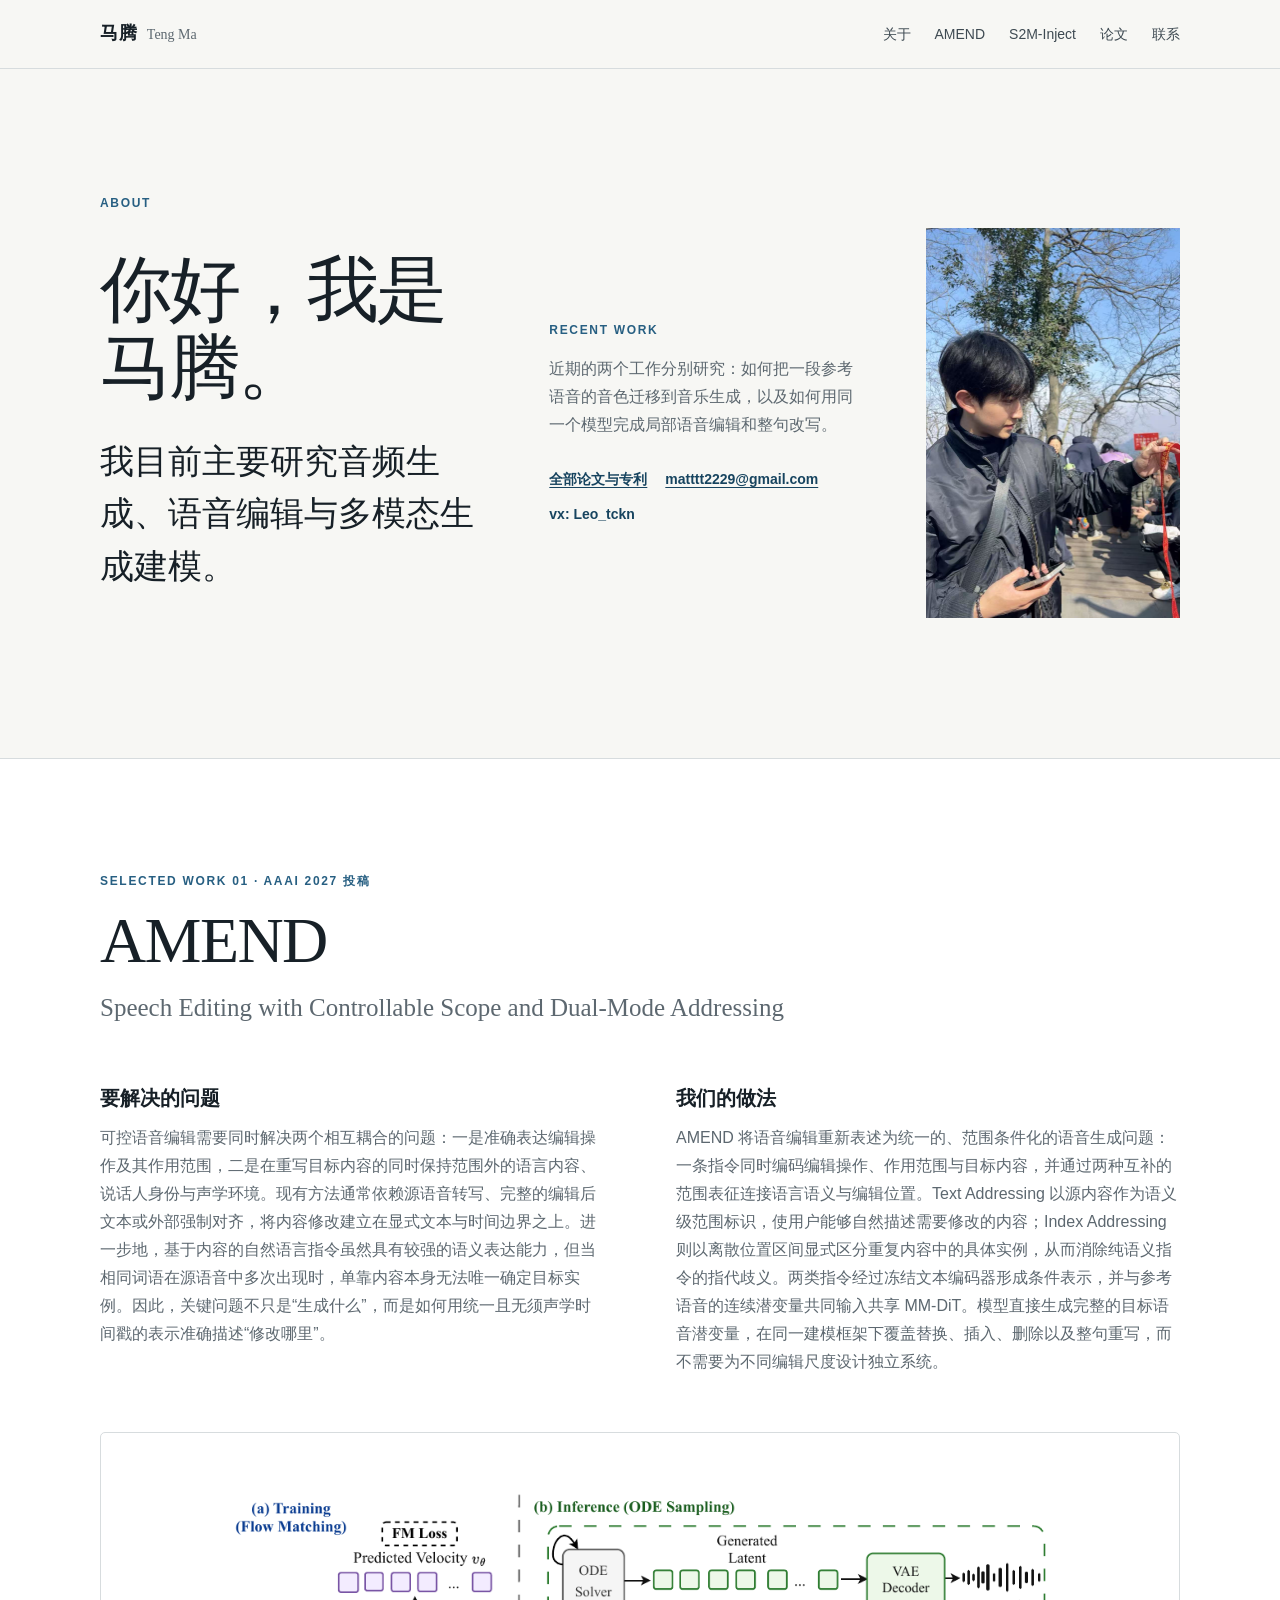
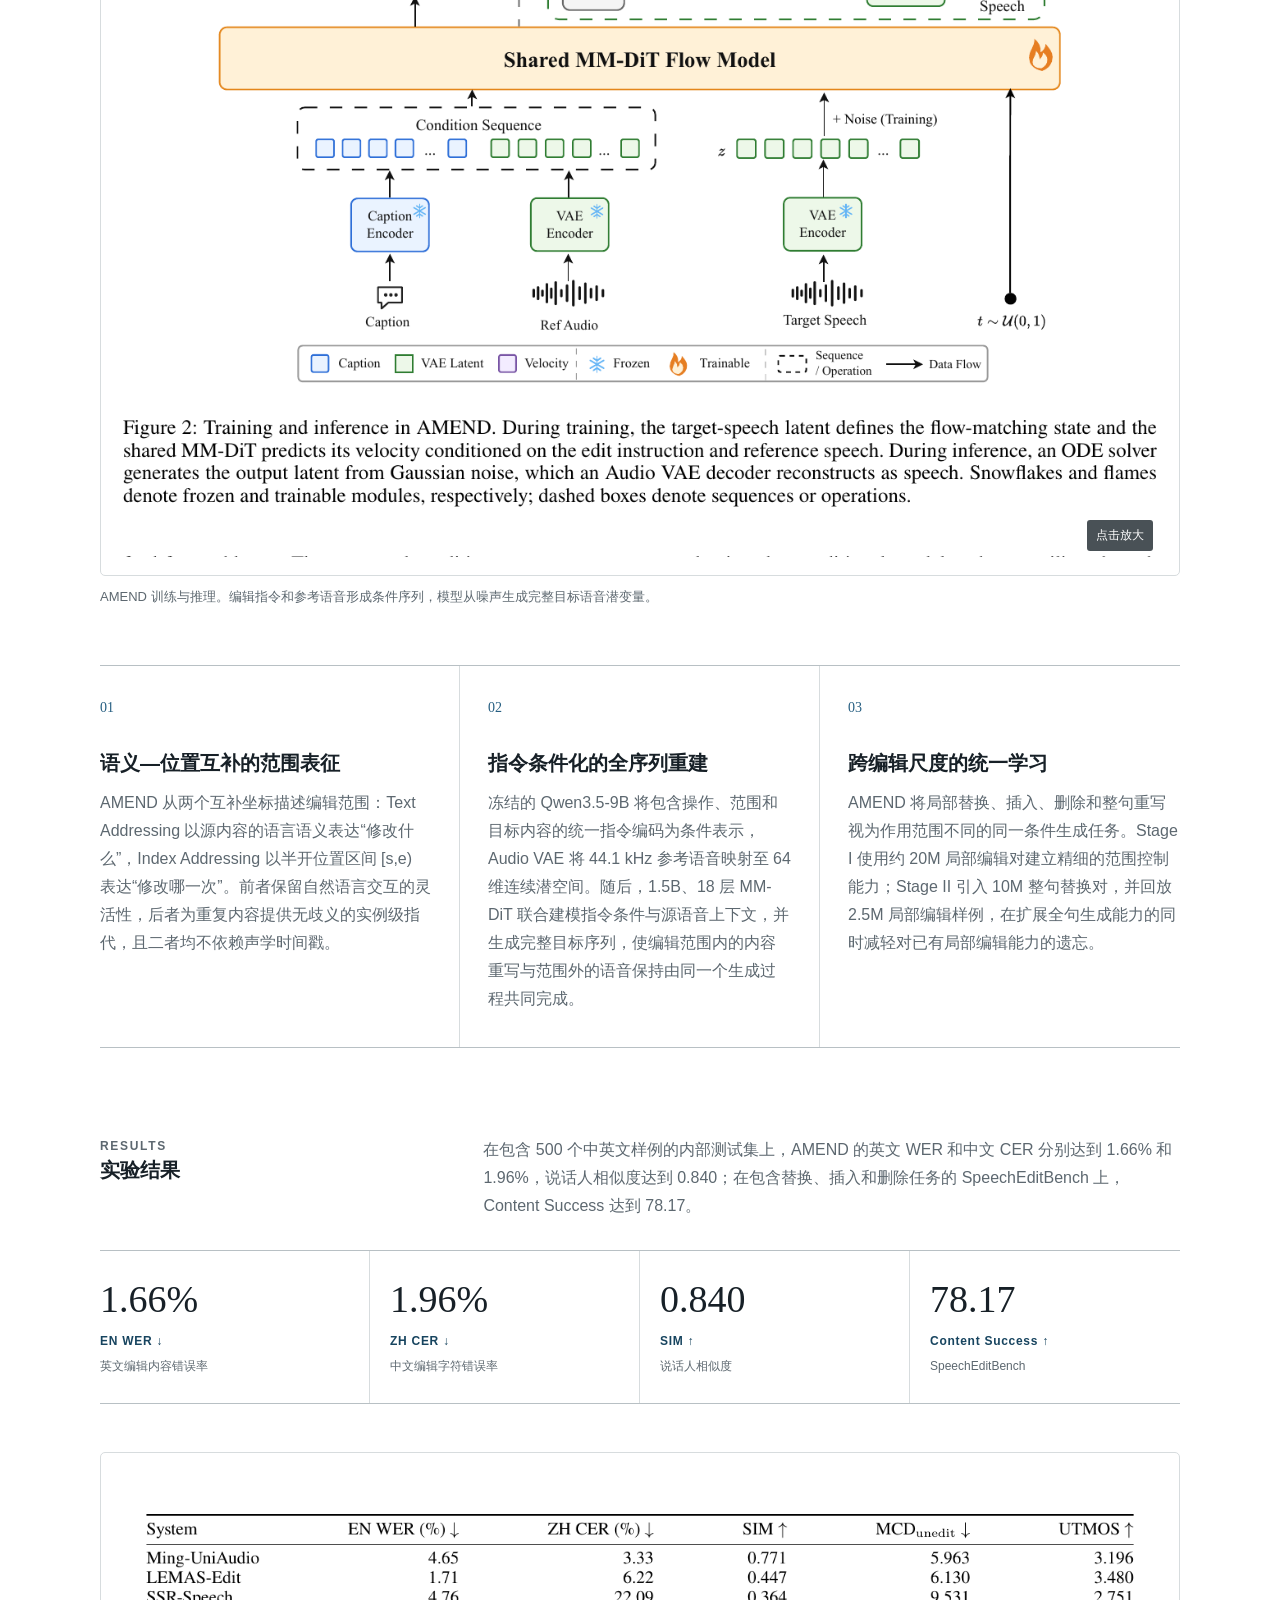
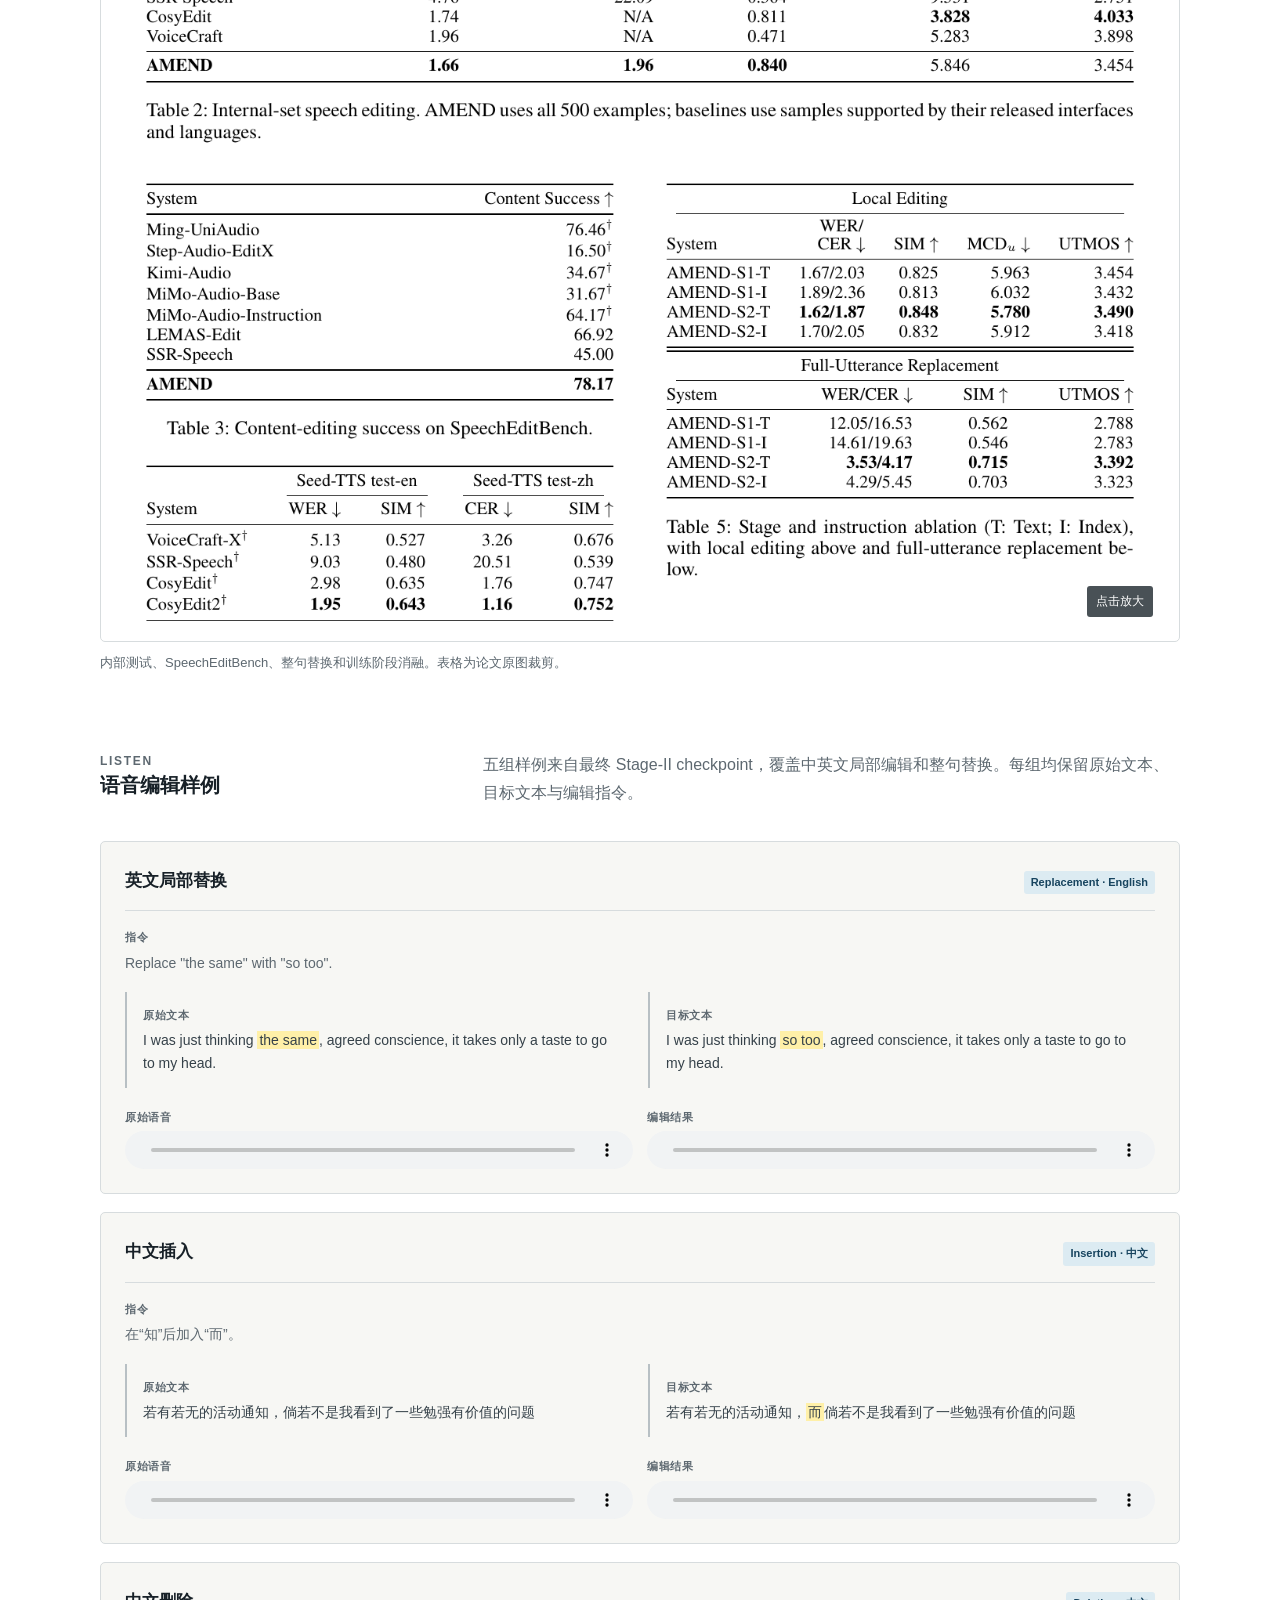
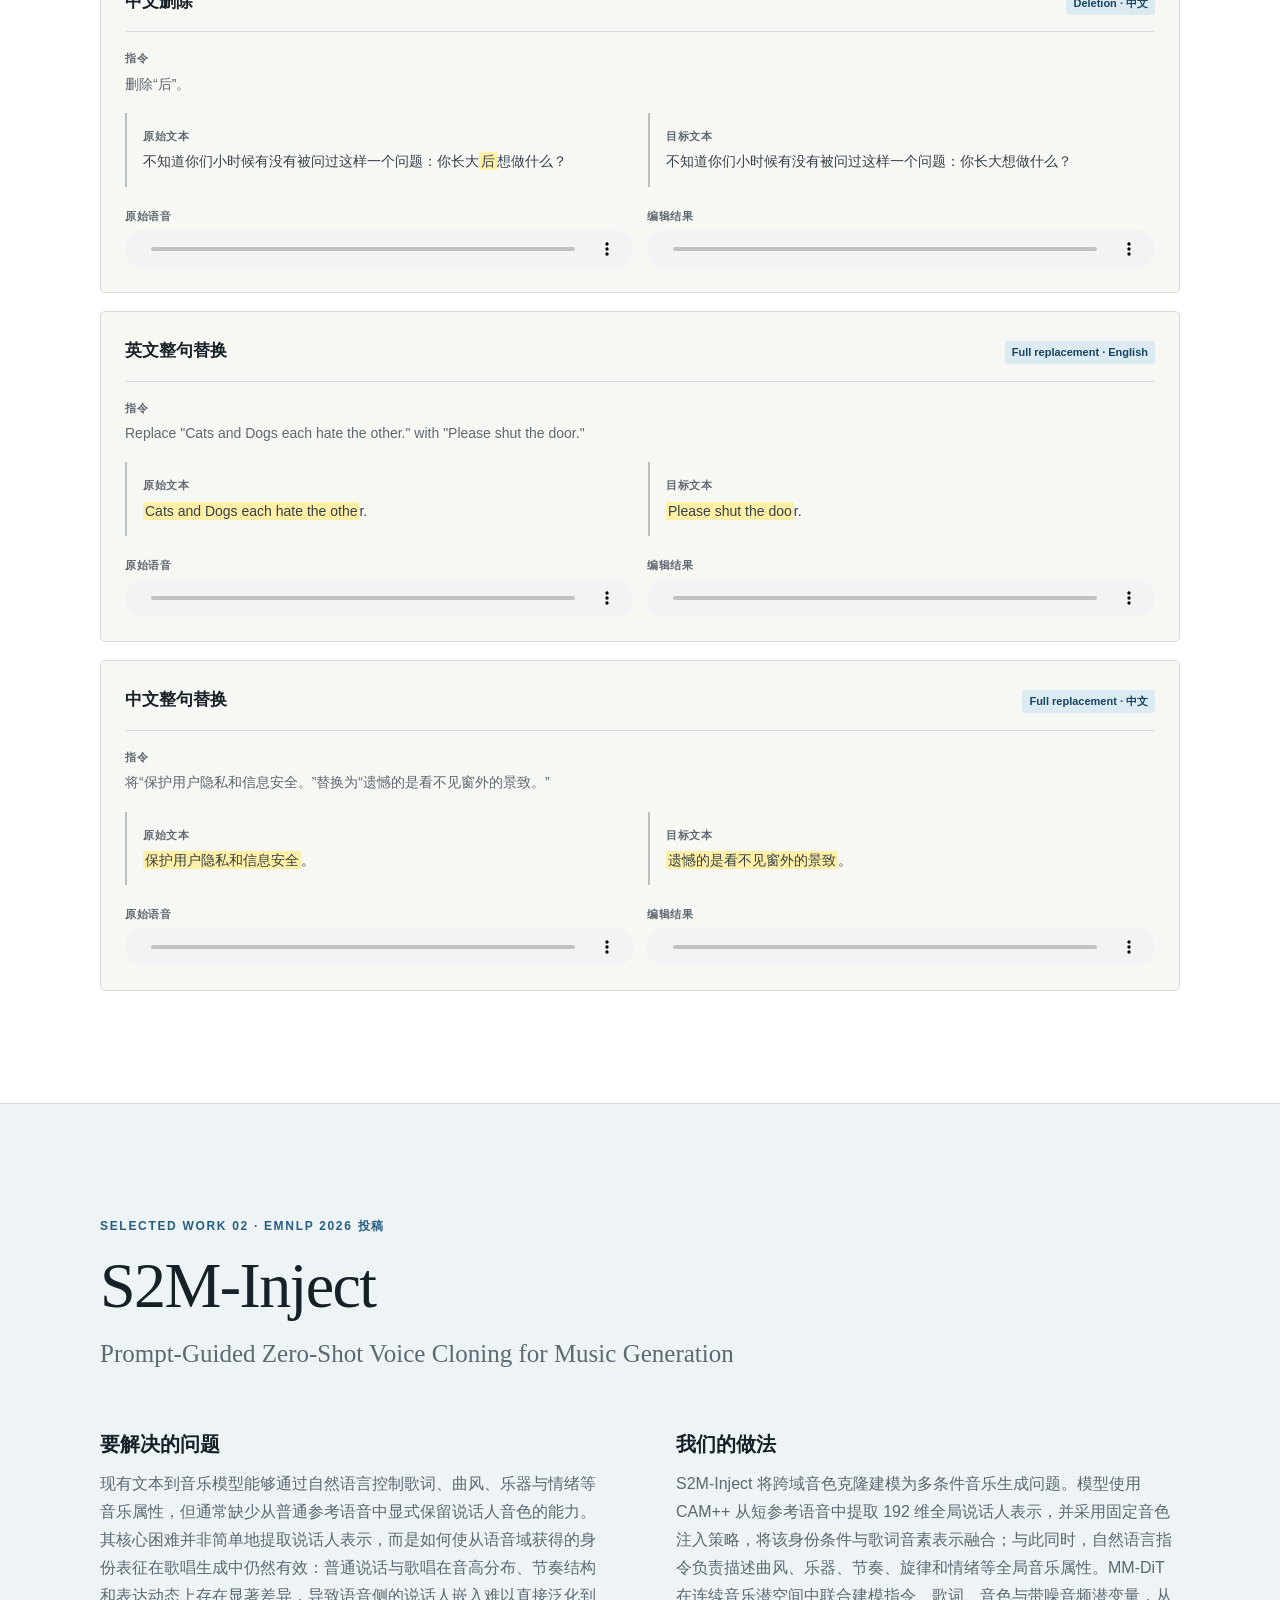
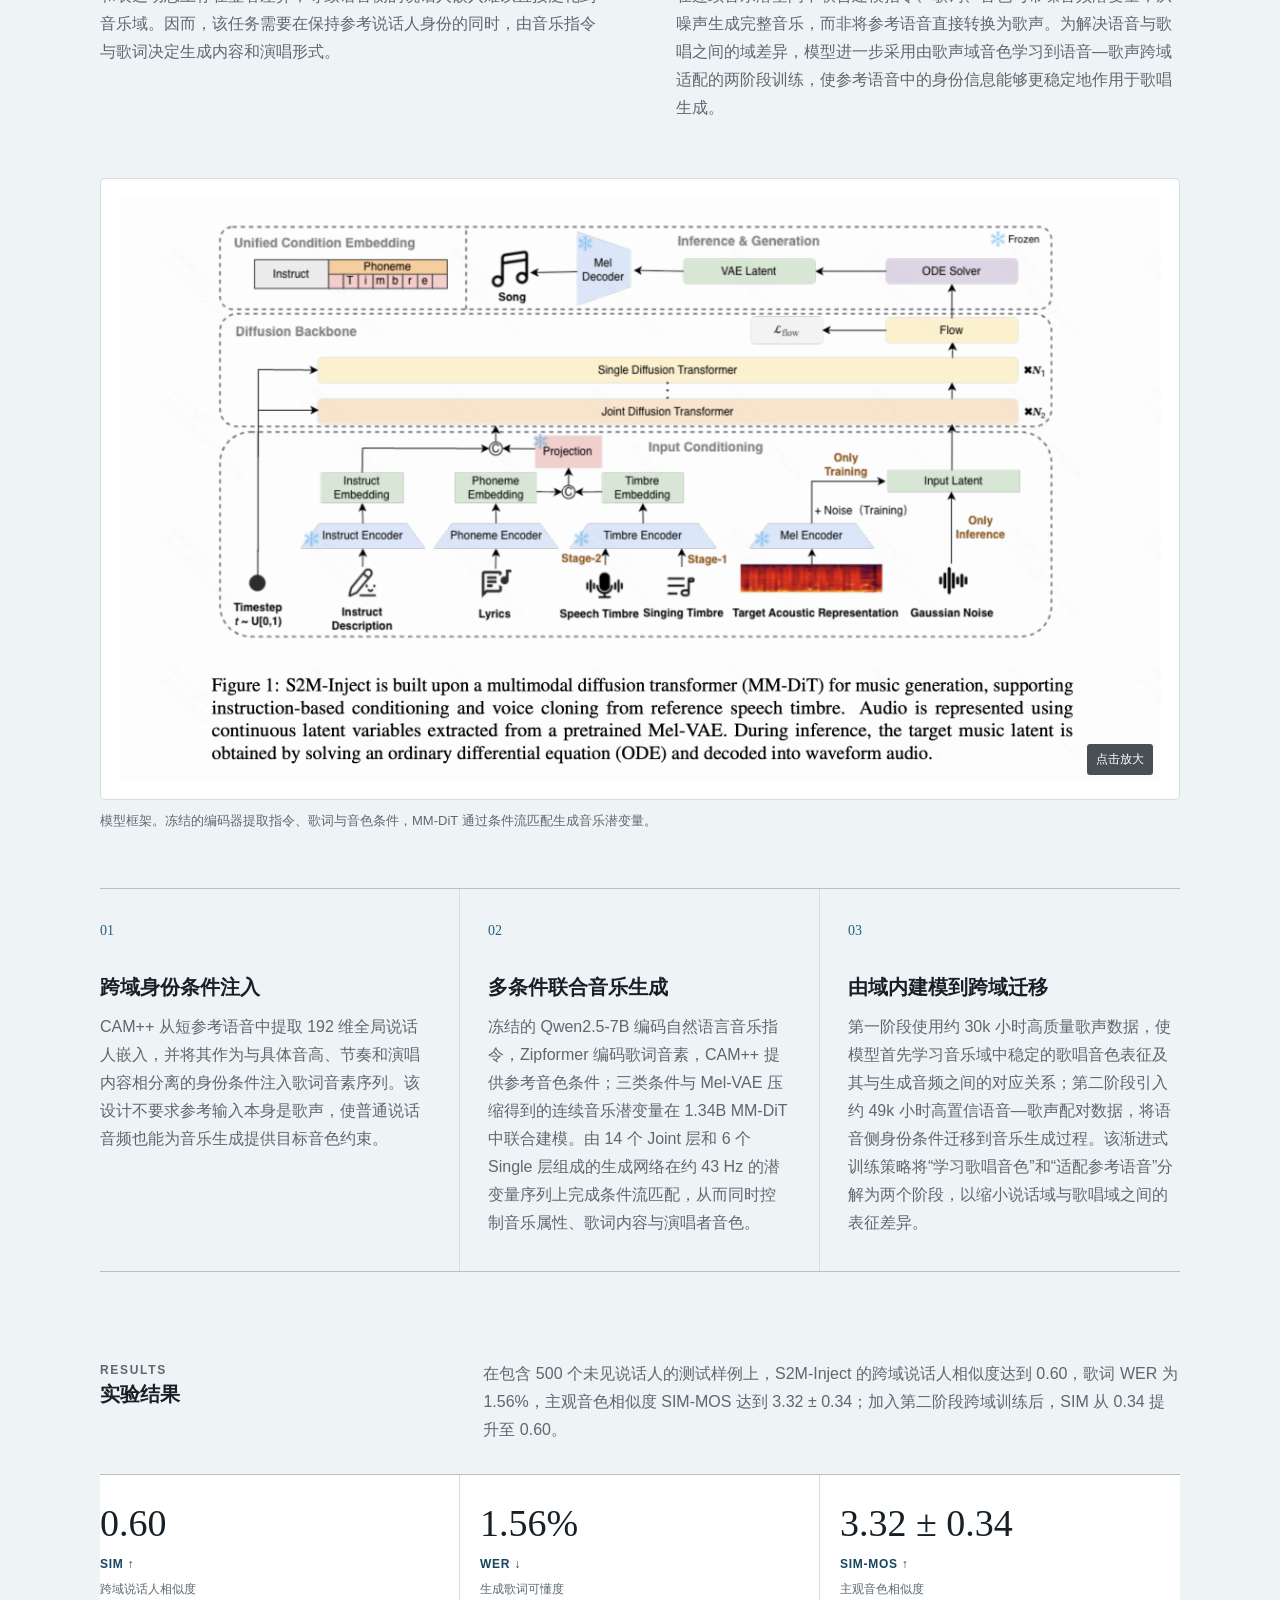
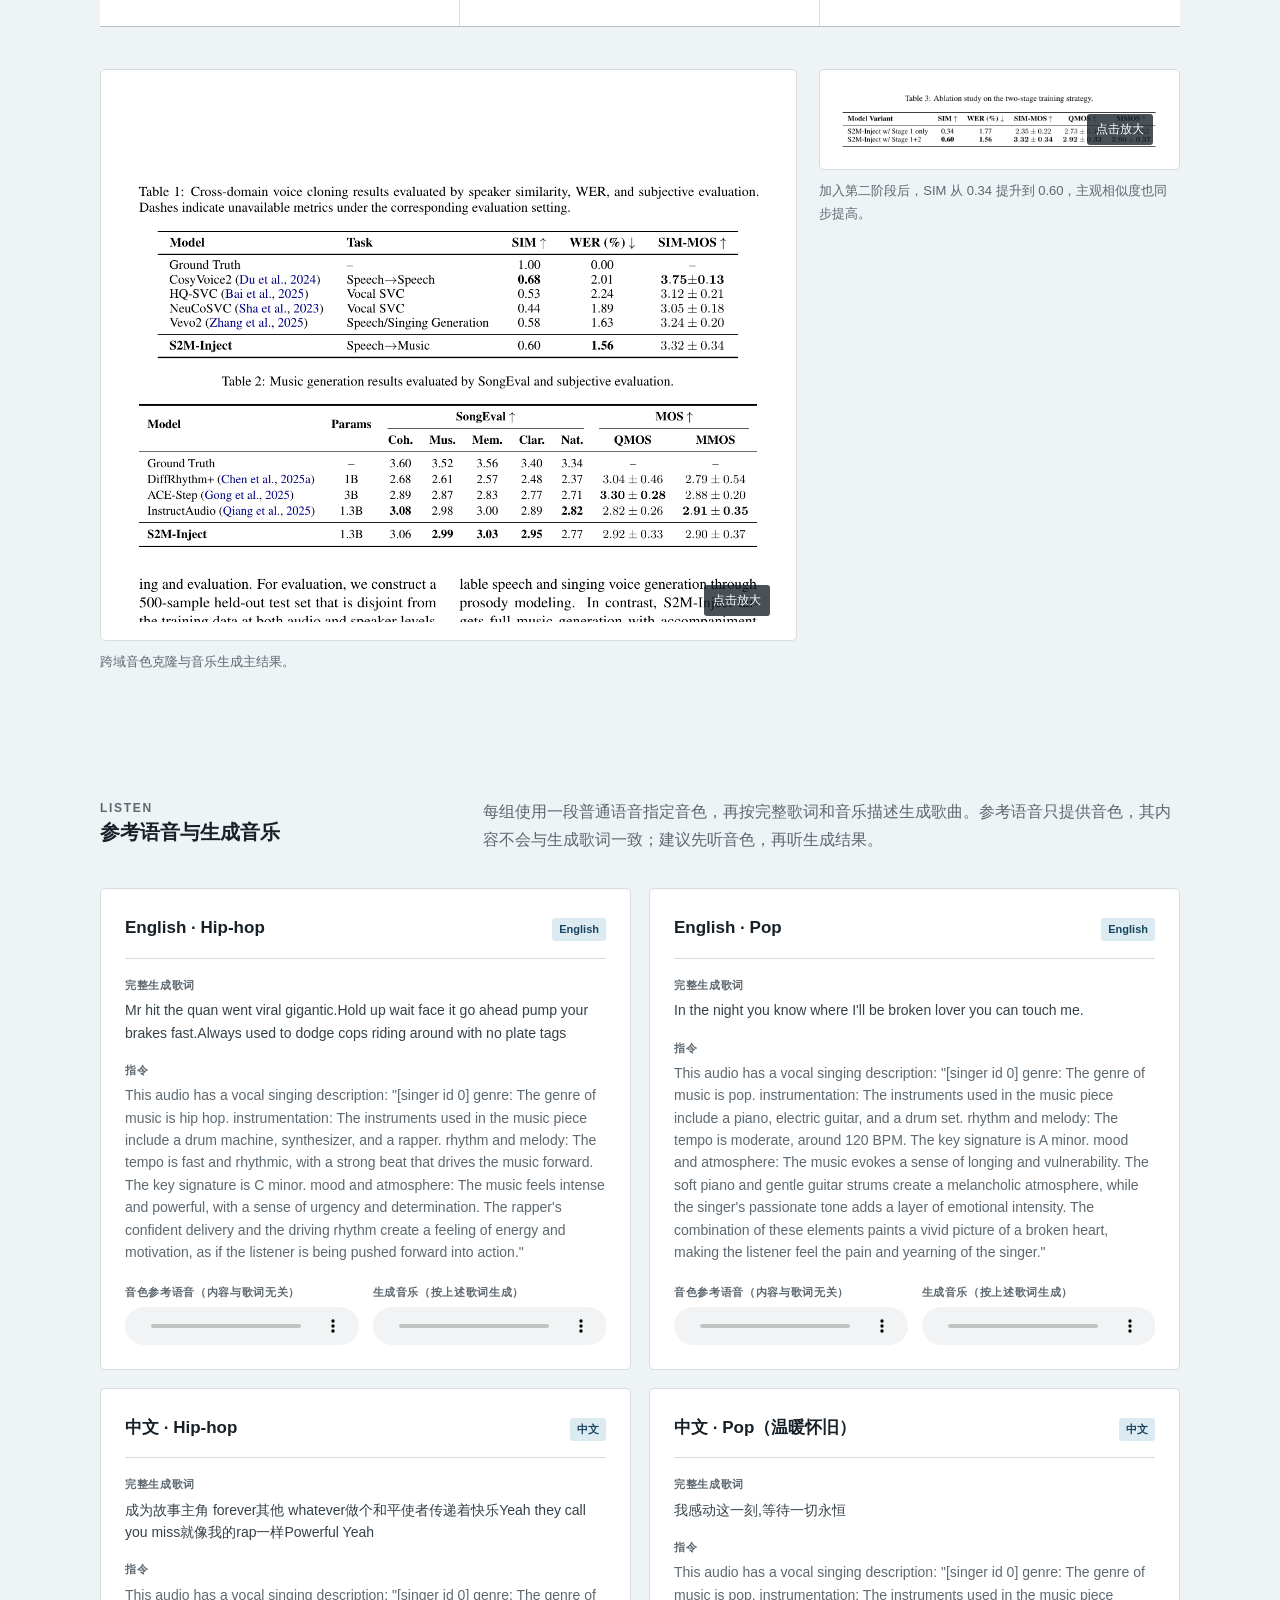
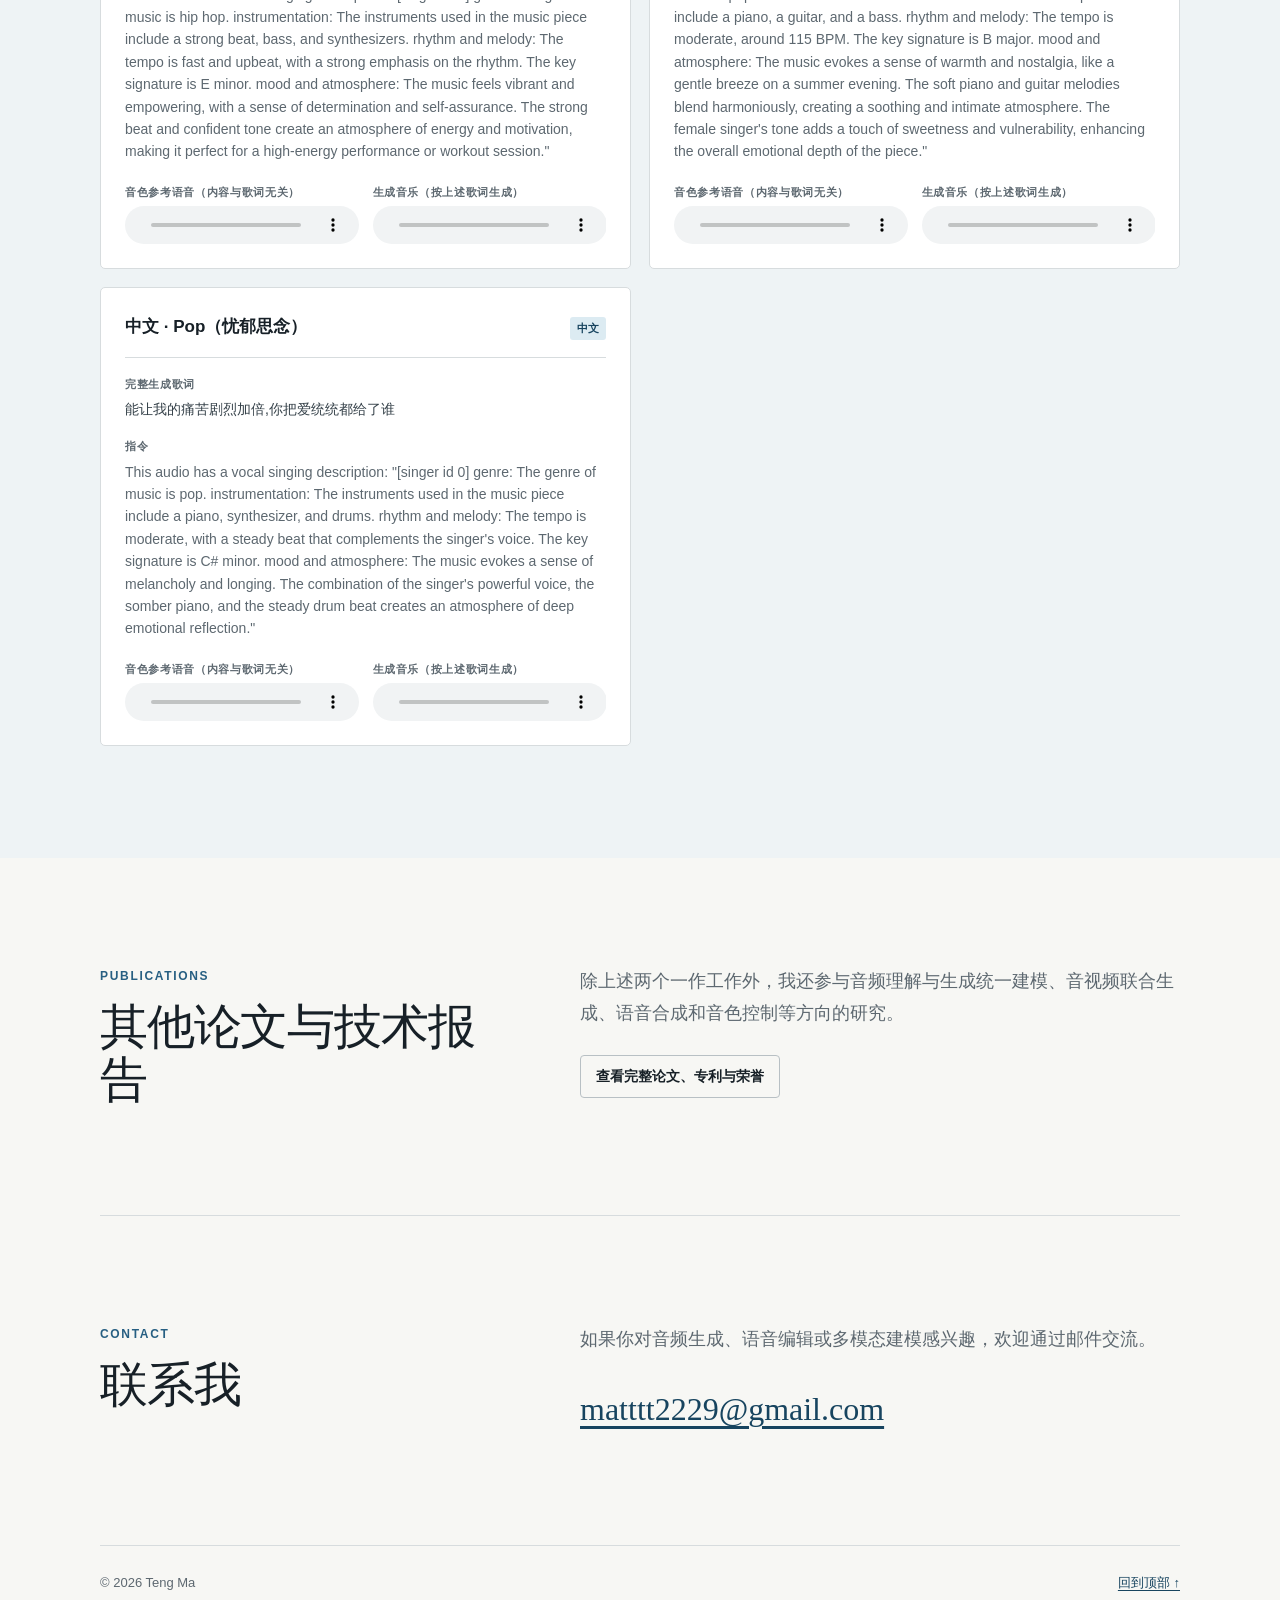
<file: index.html>
<!doctype html>
<html lang="zh-CN" class="no-js">
<head>
  <meta charset="utf-8">
  <meta name="viewport" content="width=device-width, initial-scale=1">
  <meta name="description" content="马腾的个人研究主页，介绍 S2M-Inject、AMEND 以及音频生成与语音编辑研究。">
  <meta name="theme-color" content="#f7f7f4">
  <title>马腾de个人主页</title>
  <link rel="icon" href="assets/img/mark.svg" type="image/svg+xml">
  <link rel="stylesheet" href="assets/css/styles.css">
  <script>document.documentElement.classList.replace("no-js", "js");</script>
  <script defer src="assets/data/projects.js"></script>
  <script defer src="assets/js/site.js"></script>
</head>
<body data-page="home">
  <a class="skip-link" href="#main">跳到主要内容</a>

  <header class="site-header" data-header>
    <div class="container nav-shell">
      <a class="brand" href="index.html" aria-label="马腾的研究主页">
        <strong>马腾</strong><span>Teng Ma</span>
      </a>
      <button class="nav-toggle" type="button" aria-expanded="false" aria-controls="site-nav">
        <span class="sr-only">打开导航</span><span></span><span></span>
      </button>
      <nav id="site-nav" class="site-nav" aria-label="主导航">
        <a href="#about">关于</a>
        <a href="#amend">AMEND</a>
        <a href="#s2m">S2M-Inject</a>
        <a href="#publications">论文</a>
        <a href="#contact">联系</a>
      </nav>
    </div>
  </header>

  <main id="main">
    <section id="about" class="intro container" aria-labelledby="intro-title">
      <p class="section-label">ABOUT</p>
      <div class="intro-grid">
        <div class="intro-copy">
          <h1 id="intro-title">你好，我是马腾。</h1>
          <p class="intro-lead">我目前主要研究音频生成、语音编辑与多模态生成建模。</p>
        </div>
        <div class="intro-note">
          <p class="eyebrow">RECENT WORK</p>
          <p>近期的两个工作分别研究：如何把一段参考语音的音色迁移到音乐生成，以及如何用同一个模型完成局部语音编辑和整句改写。</p>
          <div class="plain-links">
            <a href="publications.html">全部论文与专利</a>
            <a href="mailto:matttt2229@gmail.com">matttt2229@gmail.com</a>
            <span class="contact-text">vx: Leo_tckn</span>
          </div>
        </div>
        <figure class="intro-photo">
          <img src="shenghuozhao.jpg" alt="马腾的生活照">
        </figure>
      </div>
    </section>

    <section id="amend" class="research-section" aria-labelledby="amend-title">
      <div class="container">
        <header class="research-header">
          <div>
            <p class="section-label">SELECTED WORK 01 · AAAI 2027 投稿</p>
            <h2 id="amend-title">AMEND</h2>
            <p class="paper-title">Speech Editing with Controllable Scope and Dual-Mode Addressing</p>
          </div>
        </header>

        <div class="problem-grid">
          <div>
            <h3>要解决的问题</h3>
            <p>可控语音编辑需要同时解决两个相互耦合的问题：一是准确表达编辑操作及其作用范围，二是在重写目标内容的同时保持范围外的语言内容、说话人身份与声学环境。现有方法通常依赖源语音转写、完整的编辑后文本或外部强制对齐，将内容修改建立在显式文本与时间边界之上。进一步地，基于内容的自然语言指令虽然具有较强的语义表达能力，但当相同词语在源语音中多次出现时，单靠内容本身无法唯一确定目标实例。因此，关键问题不只是“生成什么”，而是如何用统一且无须声学时间戳的表示准确描述“修改哪里”。</p>
          </div>
          <div>
            <h3>我们的做法</h3>
            <p>AMEND 将语音编辑重新表述为统一的、范围条件化的语音生成问题：一条指令同时编码编辑操作、作用范围与目标内容，并通过两种互补的范围表征连接语言语义与编辑位置。Text Addressing 以源内容作为语义级范围标识，使用户能够自然描述需要修改的内容；Index Addressing 则以离散位置区间显式区分重复内容中的具体实例，从而消除纯语义指令的指代歧义。两类指令经过冻结文本编码器形成条件表示，并与参考语音的连续潜变量共同输入共享 MM-DiT。模型直接生成完整的目标语音潜变量，在同一建模框架下覆盖替换、插入、删除以及整句重写，而不需要为不同编辑尺度设计独立系统。</p>
          </div>
        </div>

        <figure class="paper-figure-wrap">
          <button class="paper-figure" type="button" data-figure-open data-figure-src="assets/img/papers/amend-method.png" data-figure-alt="AMEND 训练与推理框架图">
            <img src="assets/img/papers/amend-method.png" alt="AMEND 共享 MM-DiT 流模型的训练与推理框架" loading="lazy">
            <span>点击放大</span>
          </button>
          <figcaption>AMEND 训练与推理。编辑指令和参考语音形成条件序列，模型从噪声生成完整目标语音潜变量。</figcaption>
        </figure>

        <div class="method-list" aria-label="AMEND 方法要点">
          <article><span>01</span><h3>语义—位置互补的范围表征</h3><p>AMEND 从两个互补坐标描述编辑范围：Text Addressing 以源内容的语言语义表达“修改什么”，Index Addressing 以半开位置区间 [s,e) 表达“修改哪一次”。前者保留自然语言交互的灵活性，后者为重复内容提供无歧义的实例级指代，且二者均不依赖声学时间戳。</p></article>
          <article><span>02</span><h3>指令条件化的全序列重建</h3><p>冻结的 Qwen3.5-9B 将包含操作、范围和目标内容的统一指令编码为条件表示，Audio VAE 将 44.1 kHz 参考语音映射至 64 维连续潜空间。随后，1.5B、18 层 MM-DiT 联合建模指令条件与源语音上下文，并生成完整目标序列，使编辑范围内的内容重写与范围外的语音保持由同一个生成过程共同完成。</p></article>
          <article><span>03</span><h3>跨编辑尺度的统一学习</h3><p>AMEND 将局部替换、插入、删除和整句重写视为作用范围不同的同一条件生成任务。Stage I 使用约 20M 局部编辑对建立精细的范围控制能力；Stage II 引入 10M 整句替换对，并回放 2.5M 局部编辑样例，在扩展全句生成能力的同时减轻对已有局部编辑能力的遗忘。</p></article>
        </div>

        <div class="results-heading">
          <div><p class="section-label">RESULTS</p><h3>实验结果</h3></div>
          <p>在包含 500 个中英文样例的内部测试集上，AMEND 的英文 WER 和中文 CER 分别达到 1.66% 和 1.96%，说话人相似度达到 0.840；在包含替换、插入和删除任务的 SpeechEditBench 上，Content Success 达到 78.17。</p>
        </div>
        <div class="metric-strip" aria-label="AMEND 主要指标">
          <div><strong>1.66%</strong><span>EN WER ↓</span><small>英文编辑内容错误率</small></div>
          <div><strong>1.96%</strong><span>ZH CER ↓</span><small>中文编辑字符错误率</small></div>
          <div><strong>0.840</strong><span>SIM ↑</span><small>说话人相似度</small></div>
          <div><strong>78.17</strong><span>Content Success ↑</span><small>SpeechEditBench</small></div>
        </div>
        <figure class="paper-figure-wrap">
          <button class="paper-figure" type="button" data-figure-open data-figure-src="assets/img/papers/amend-results.png" data-figure-alt="AMEND 实验结果与消融表">
            <img src="assets/img/papers/amend-results.png" alt="AMEND 内部测试、SpeechEditBench、整句替换和消融实验结果" loading="lazy">
            <span>点击放大</span>
          </button>
          <figcaption>内部测试、SpeechEditBench、整句替换和训练阶段消融。表格为论文原图裁剪。</figcaption>
        </figure>

        <div class="demo-heading">
          <div><p class="section-label">LISTEN</p><h3>语音编辑样例</h3></div>
          <p>五组样例来自最终 Stage-II checkpoint，覆盖中英文局部编辑和整句替换。每组均保留原始文本、目标文本与编辑指令。</p>
        </div>
        <div class="audio-samples amend-samples" data-audio-project="amend"></div>
      </div>
    </section>

    <section id="s2m" class="research-section research-section-alt" aria-labelledby="s2m-title">
      <div class="container">
        <header class="research-header">
          <div>
            <p class="section-label">SELECTED WORK 02 · EMNLP 2026 投稿</p>
            <h2 id="s2m-title">S2M-Inject</h2>
            <p class="paper-title">Prompt-Guided Zero-Shot Voice Cloning for Music Generation</p>
          </div>
        </header>

        <div class="problem-grid">
          <div>
            <h3>要解决的问题</h3>
            <p>现有文本到音乐模型能够通过自然语言控制歌词、曲风、乐器与情绪等音乐属性，但通常缺少从普通参考语音中显式保留说话人音色的能力。其核心困难并非简单地提取说话人表示，而是如何使从语音域获得的身份表征在歌唱生成中仍然有效：普通说话与歌唱在音高分布、节奏结构和表达动态上存在显著差异，导致语音侧的说话人嵌入难以直接泛化到音乐域。因而，该任务需要在保持参考说话人身份的同时，由音乐指令与歌词决定生成内容和演唱形式。</p>
          </div>
          <div>
            <h3>我们的做法</h3>
            <p>S2M-Inject 将跨域音色克隆建模为多条件音乐生成问题。模型使用 CAM++ 从短参考语音中提取 192 维全局说话人表示，并采用固定音色注入策略，将该身份条件与歌词音素表示融合；与此同时，自然语言指令负责描述曲风、乐器、节奏、旋律和情绪等全局音乐属性。MM-DiT 在连续音乐潜空间中联合建模指令、歌词、音色与带噪音频潜变量，从噪声生成完整音乐，而非将参考语音直接转换为歌声。为解决语音与歌唱之间的域差异，模型进一步采用由歌声域音色学习到语音—歌声跨域适配的两阶段训练，使参考语音中的身份信息能够更稳定地作用于歌唱生成。</p>
          </div>
        </div>

        <figure class="paper-figure-wrap">
          <button class="paper-figure" type="button" data-figure-open data-figure-src="assets/img/papers/s2m-method.png" data-figure-alt="S2M-Inject 模型框架图">
            <img src="assets/img/papers/s2m-method.png" alt="S2M-Inject 模型框架图，包含指令、音素、音色和声学潜变量条件" loading="lazy">
            <span>点击放大</span>
          </button>
          <figcaption>模型框架。冻结的编码器提取指令、歌词与音色条件，MM-DiT 通过条件流匹配生成音乐潜变量。</figcaption>
        </figure>

        <div class="method-list" aria-label="S2M-Inject 方法要点">
          <article><span>01</span><h3>跨域身份条件注入</h3><p>CAM++ 从短参考语音中提取 192 维全局说话人嵌入，并将其作为与具体音高、节奏和演唱内容相分离的身份条件注入歌词音素序列。该设计不要求参考输入本身是歌声，使普通说话音频也能为音乐生成提供目标音色约束。</p></article>
          <article><span>02</span><h3>多条件联合音乐生成</h3><p>冻结的 Qwen2.5-7B 编码自然语言音乐指令，Zipformer 编码歌词音素，CAM++ 提供参考音色条件；三类条件与 Mel-VAE 压缩得到的连续音乐潜变量在 1.34B MM-DiT 中联合建模。由 14 个 Joint 层和 6 个 Single 层组成的生成网络在约 43 Hz 的潜变量序列上完成条件流匹配，从而同时控制音乐属性、歌词内容与演唱者音色。</p></article>
          <article><span>03</span><h3>由域内建模到跨域迁移</h3><p>第一阶段使用约 30k 小时高质量歌声数据，使模型首先学习音乐域中稳定的歌唱音色表征及其与生成音频之间的对应关系；第二阶段引入约 49k 小时高置信语音—歌声配对数据，将语音侧身份条件迁移到音乐生成过程。该渐进式训练策略将“学习歌唱音色”和“适配参考语音”分解为两个阶段，以缩小说话域与歌唱域之间的表征差异。</p></article>
        </div>

        <div class="results-heading">
          <div><p class="section-label">RESULTS</p><h3>实验结果</h3></div>
          <p>在包含 500 个未见说话人的测试样例上，S2M-Inject 的跨域说话人相似度达到 0.60，歌词 WER 为 1.56%，主观音色相似度 SIM-MOS 达到 3.32 ± 0.34；加入第二阶段跨域训练后，SIM 从 0.34 提升至 0.60。</p>
        </div>
        <div class="metric-strip metric-strip-s2m" aria-label="S2M-Inject 主要指标">
          <div><strong>0.60</strong><span>SIM ↑</span><small>跨域说话人相似度</small></div>
          <div><strong>1.56%</strong><span>WER ↓</span><small>生成歌词可懂度</small></div>
          <div><strong>3.32 ± 0.34</strong><span>SIM-MOS ↑</span><small>主观音色相似度</small></div>
        </div>
        <div class="figure-grid figure-grid-s2m">
          <figure class="paper-figure-wrap">
            <button class="paper-figure" type="button" data-figure-open data-figure-src="assets/img/papers/s2m-results.png" data-figure-alt="S2M-Inject 主实验结果表">
              <img src="assets/img/papers/s2m-results.png" alt="S2M-Inject 跨域音色克隆与音乐生成结果表" loading="lazy">
              <span>点击放大</span>
            </button>
            <figcaption>跨域音色克隆与音乐生成主结果。</figcaption>
          </figure>
          <figure class="paper-figure-wrap compact-figure">
            <button class="paper-figure" type="button" data-figure-open data-figure-src="assets/img/papers/s2m-ablation.png" data-figure-alt="S2M-Inject 两阶段训练消融表">
              <img src="assets/img/papers/s2m-ablation.png" alt="S2M-Inject 两阶段训练消融结果" loading="lazy">
              <span>点击放大</span>
            </button>
            <figcaption>加入第二阶段后，SIM 从 0.34 提升到 0.60，主观相似度也同步提高。</figcaption>
          </figure>
        </div>

        <div class="demo-heading">
          <div><p class="section-label">LISTEN</p><h3>参考语音与生成音乐</h3></div>
          <p>每组使用一段普通语音指定音色，再按完整歌词和音乐描述生成歌曲。参考语音只提供音色，其内容不会与生成歌词一致；建议先听音色，再听生成结果。</p>
        </div>
        <div class="audio-samples" data-audio-project="s2m"></div>
      </div>
    </section>

    <section id="publications" class="simple-section container" aria-labelledby="publications-title">
      <div>
        <p class="section-label">PUBLICATIONS</p>
        <h2 id="publications-title">其他论文与技术报告</h2>
      </div>
      <div class="publication-summary">
        <p>除上述两个一作工作外，我还参与音频理解与生成统一建模、音视频联合生成、语音合成和音色控制等方向的研究。</p>
        <a class="secondary-button" href="publications.html">查看完整论文、专利与荣誉</a>
      </div>
    </section>

    <section id="contact" class="simple-section contact-section container" aria-labelledby="contact-title">
      <div>
        <p class="section-label">CONTACT</p>
        <h2 id="contact-title">联系我</h2>
      </div>
      <div class="publication-summary">
        <p>如果你对音频生成、语音编辑或多模态建模感兴趣，欢迎通过邮件交流。</p>
        <a class="contact-link" href="mailto:matttt2229@gmail.com">matttt2229@gmail.com</a>
      </div>
    </section>
  </main>

  <dialog class="figure-dialog" data-figure-dialog aria-label="论文图片预览">
    <button class="dialog-close" type="button" data-figure-close aria-label="关闭图片预览">关闭</button>
    <img src="assets/img/papers/s2m-method.png" alt="" data-figure-dialog-image>
  </dialog>

  <footer class="site-footer">
    <div class="container"><span>© 2026 Teng Ma</span><a href="#main">回到顶部 ↑</a></div>
  </footer>
</body>
</html>
</file>
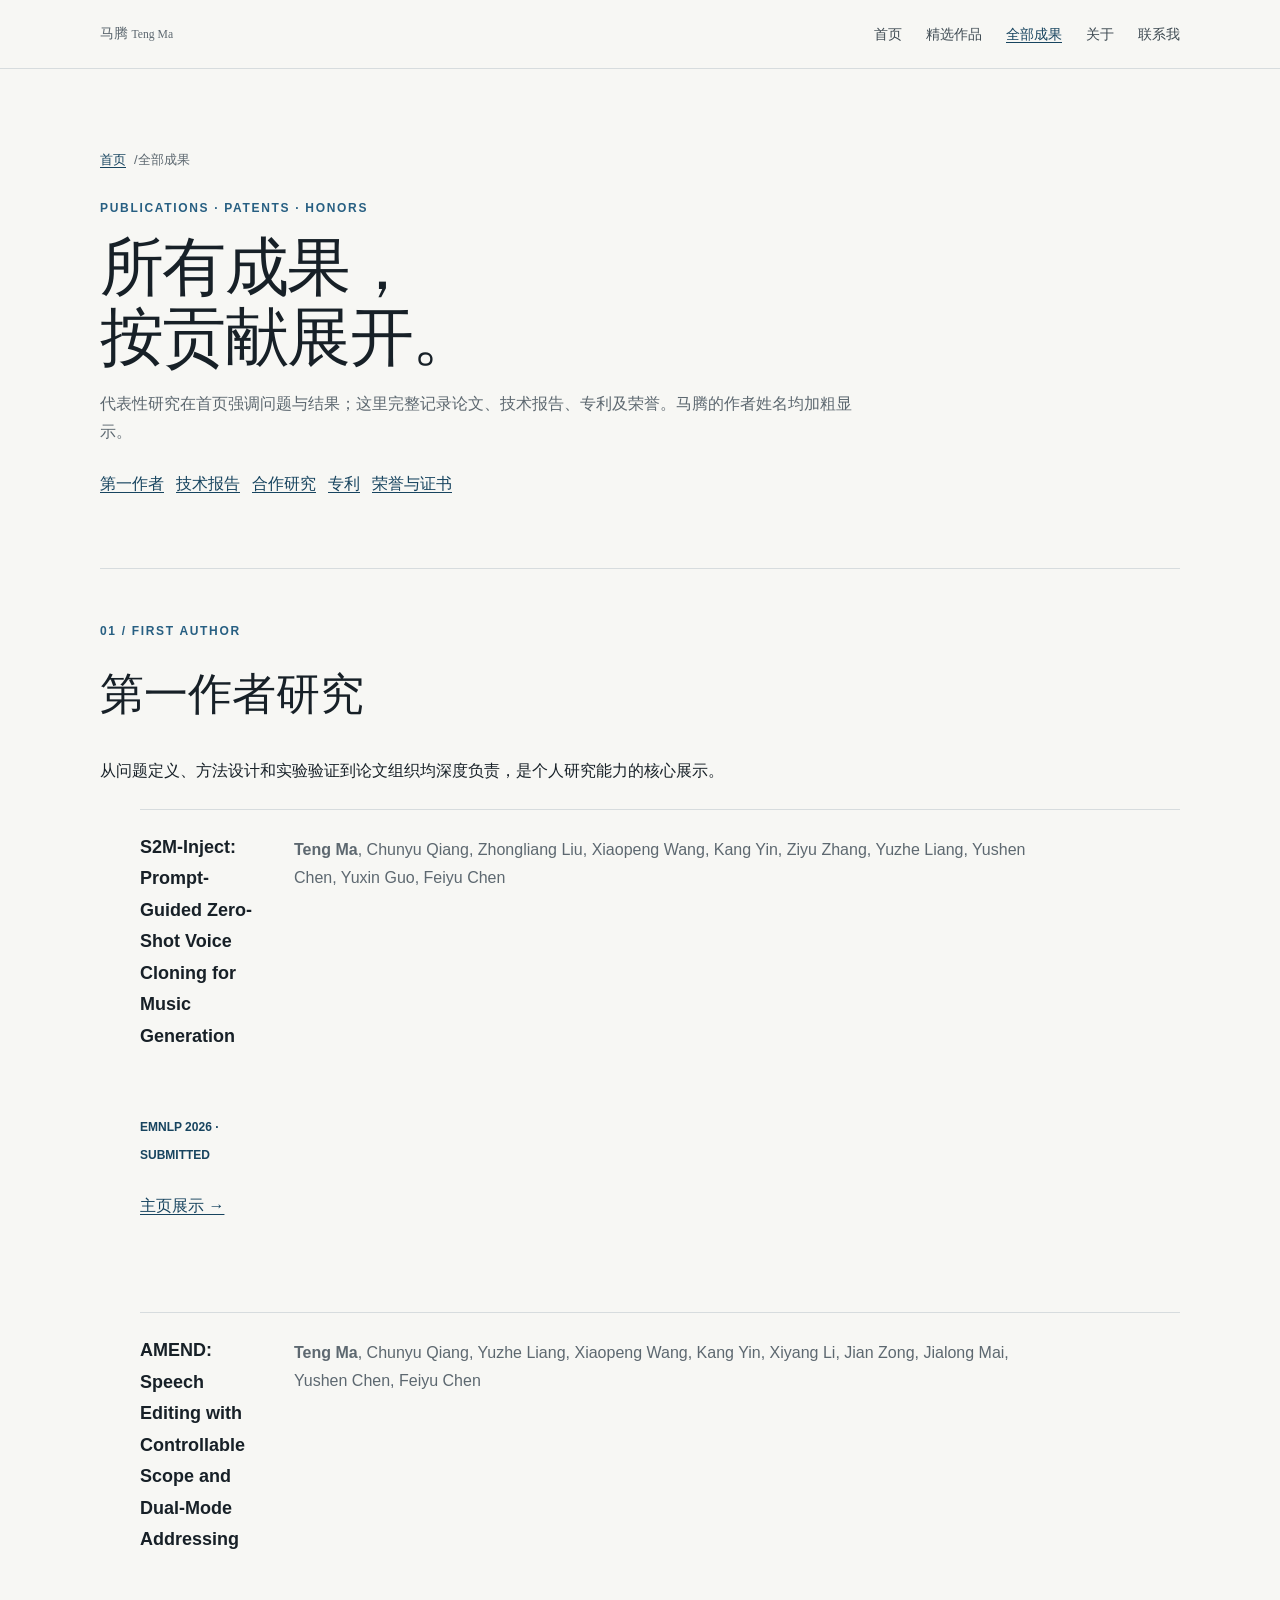
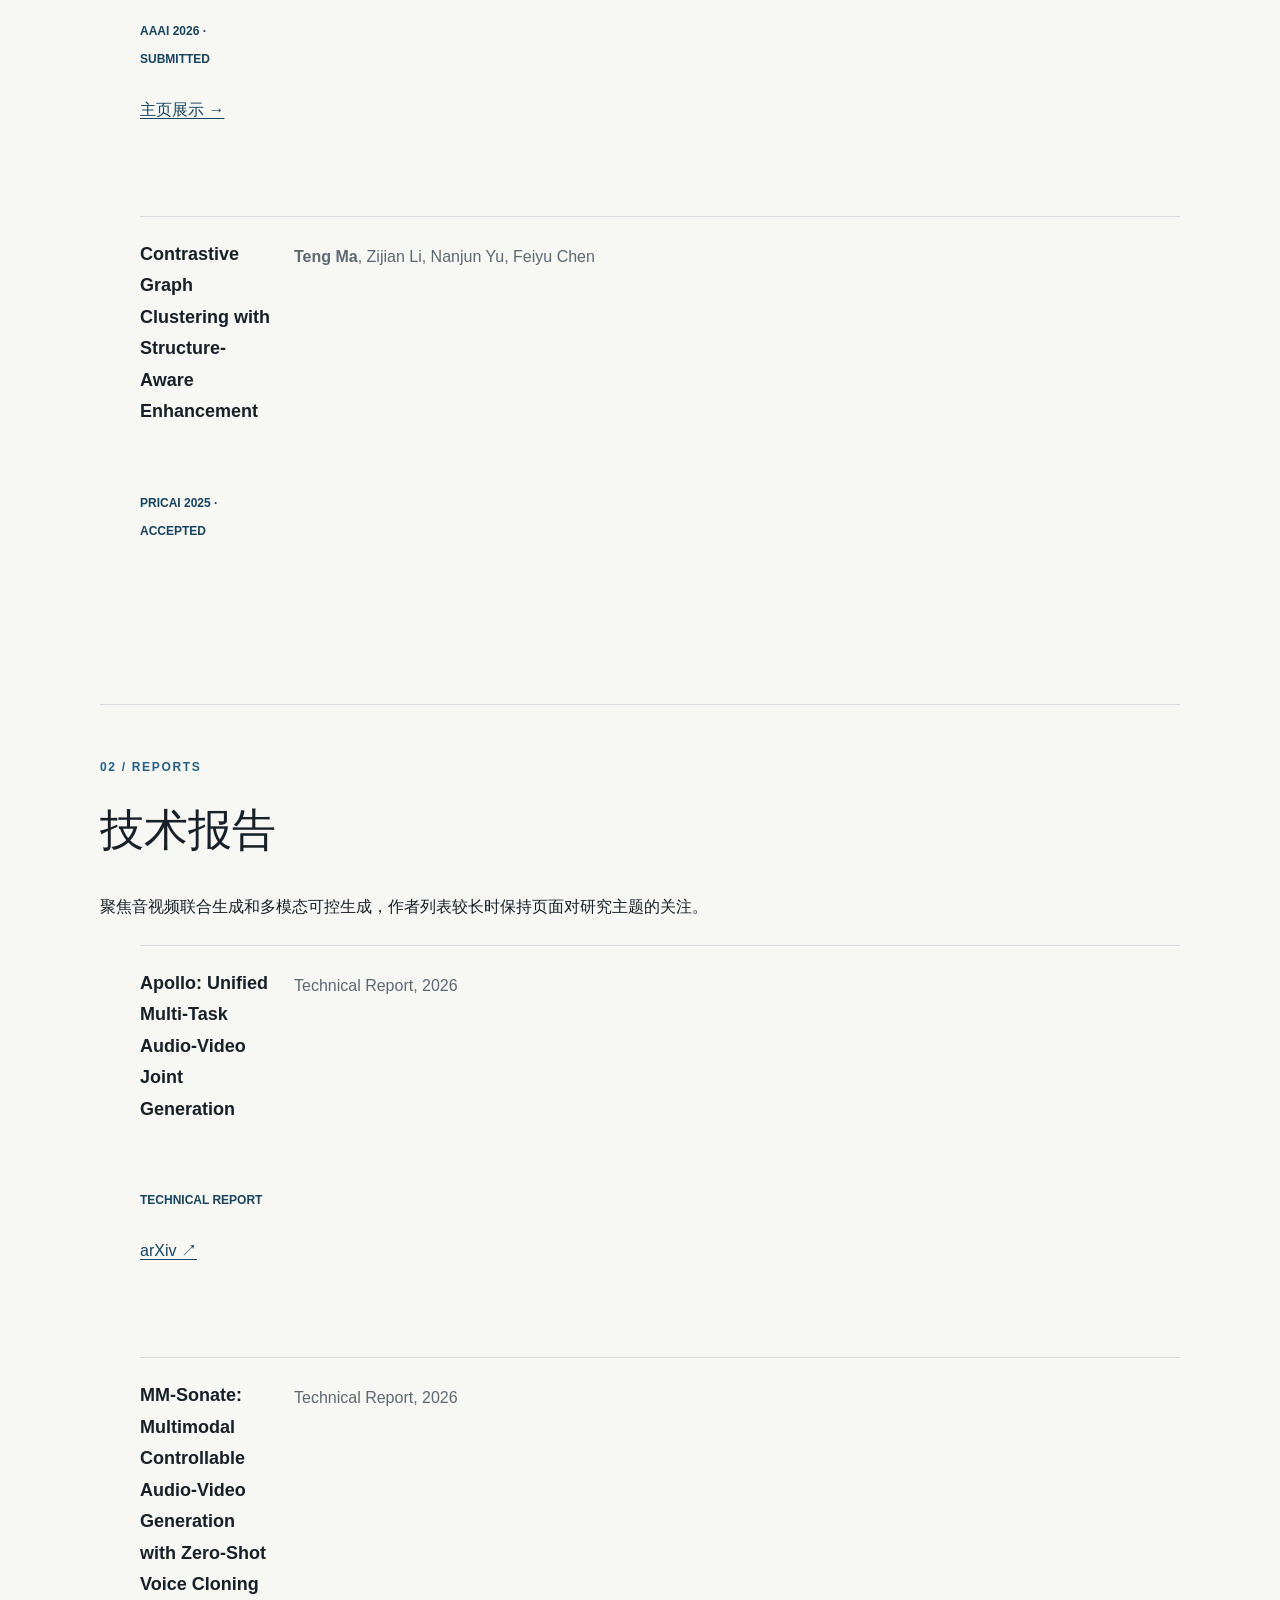
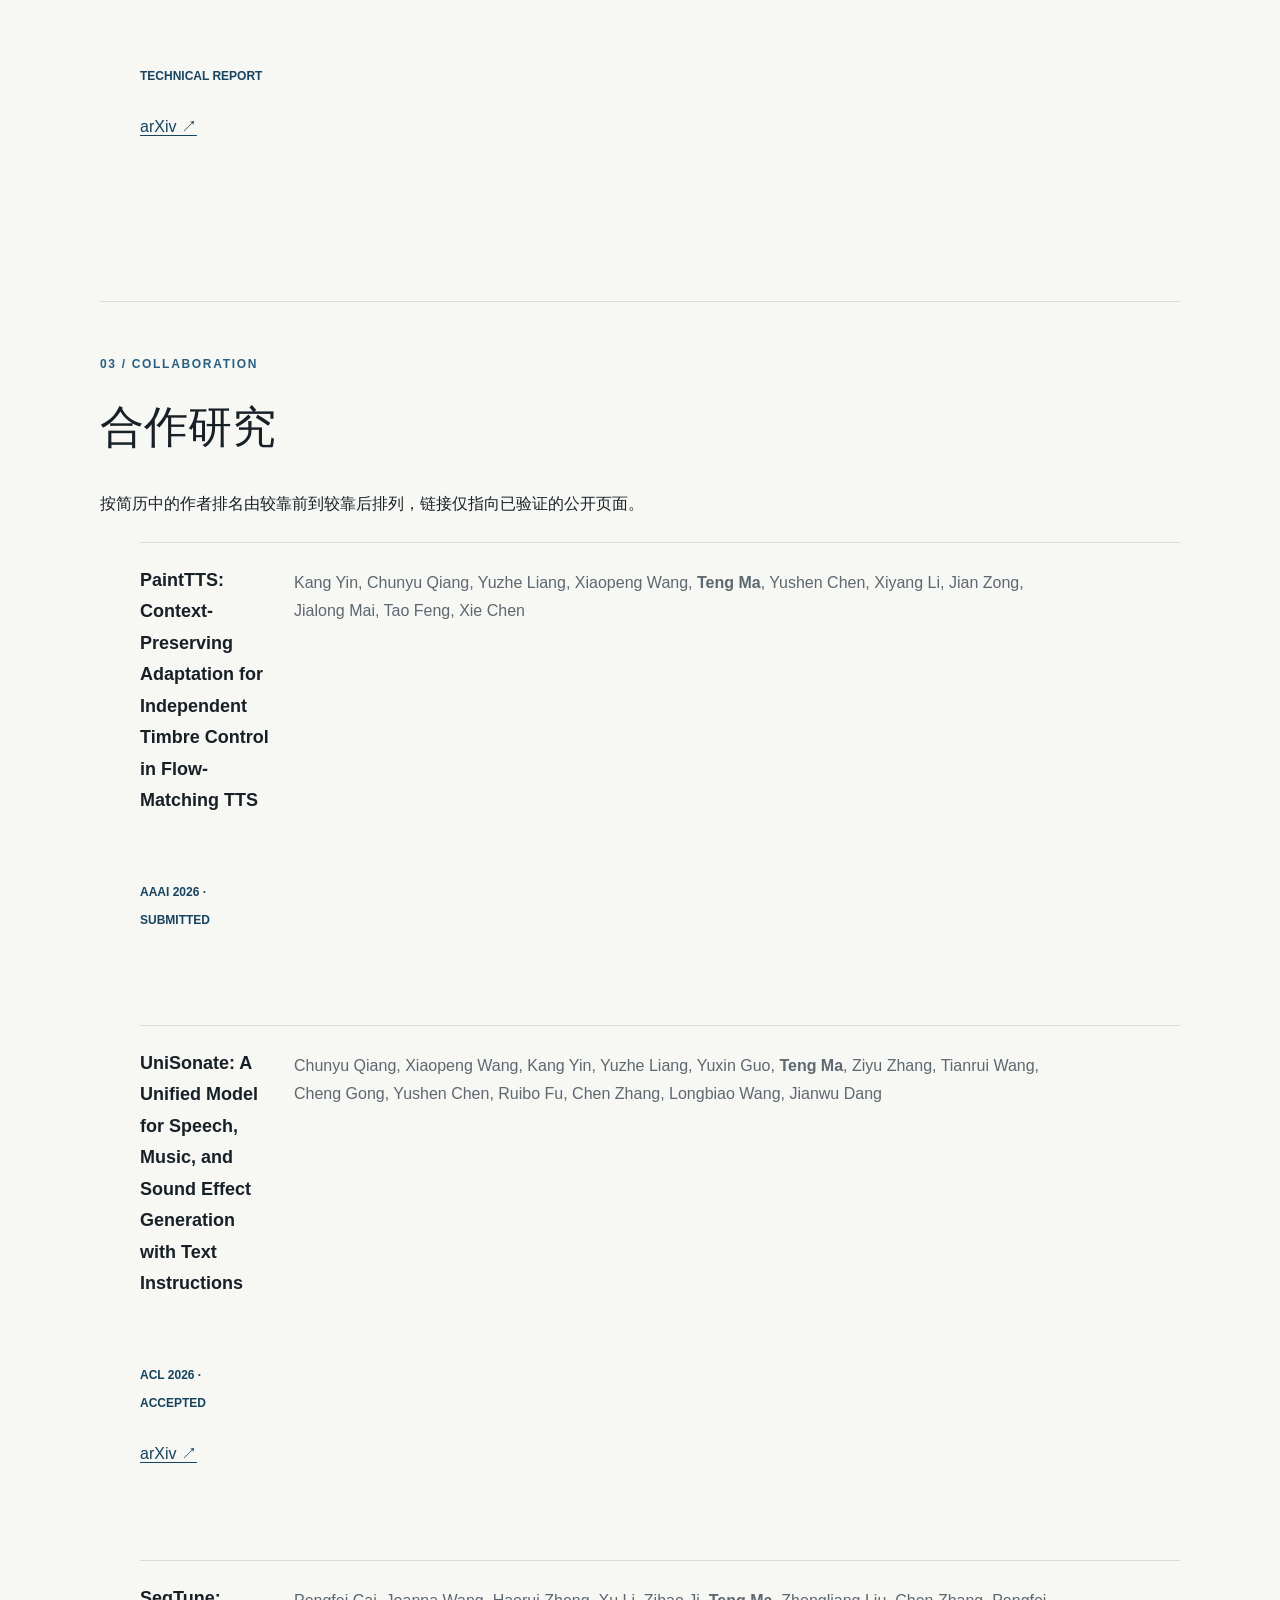
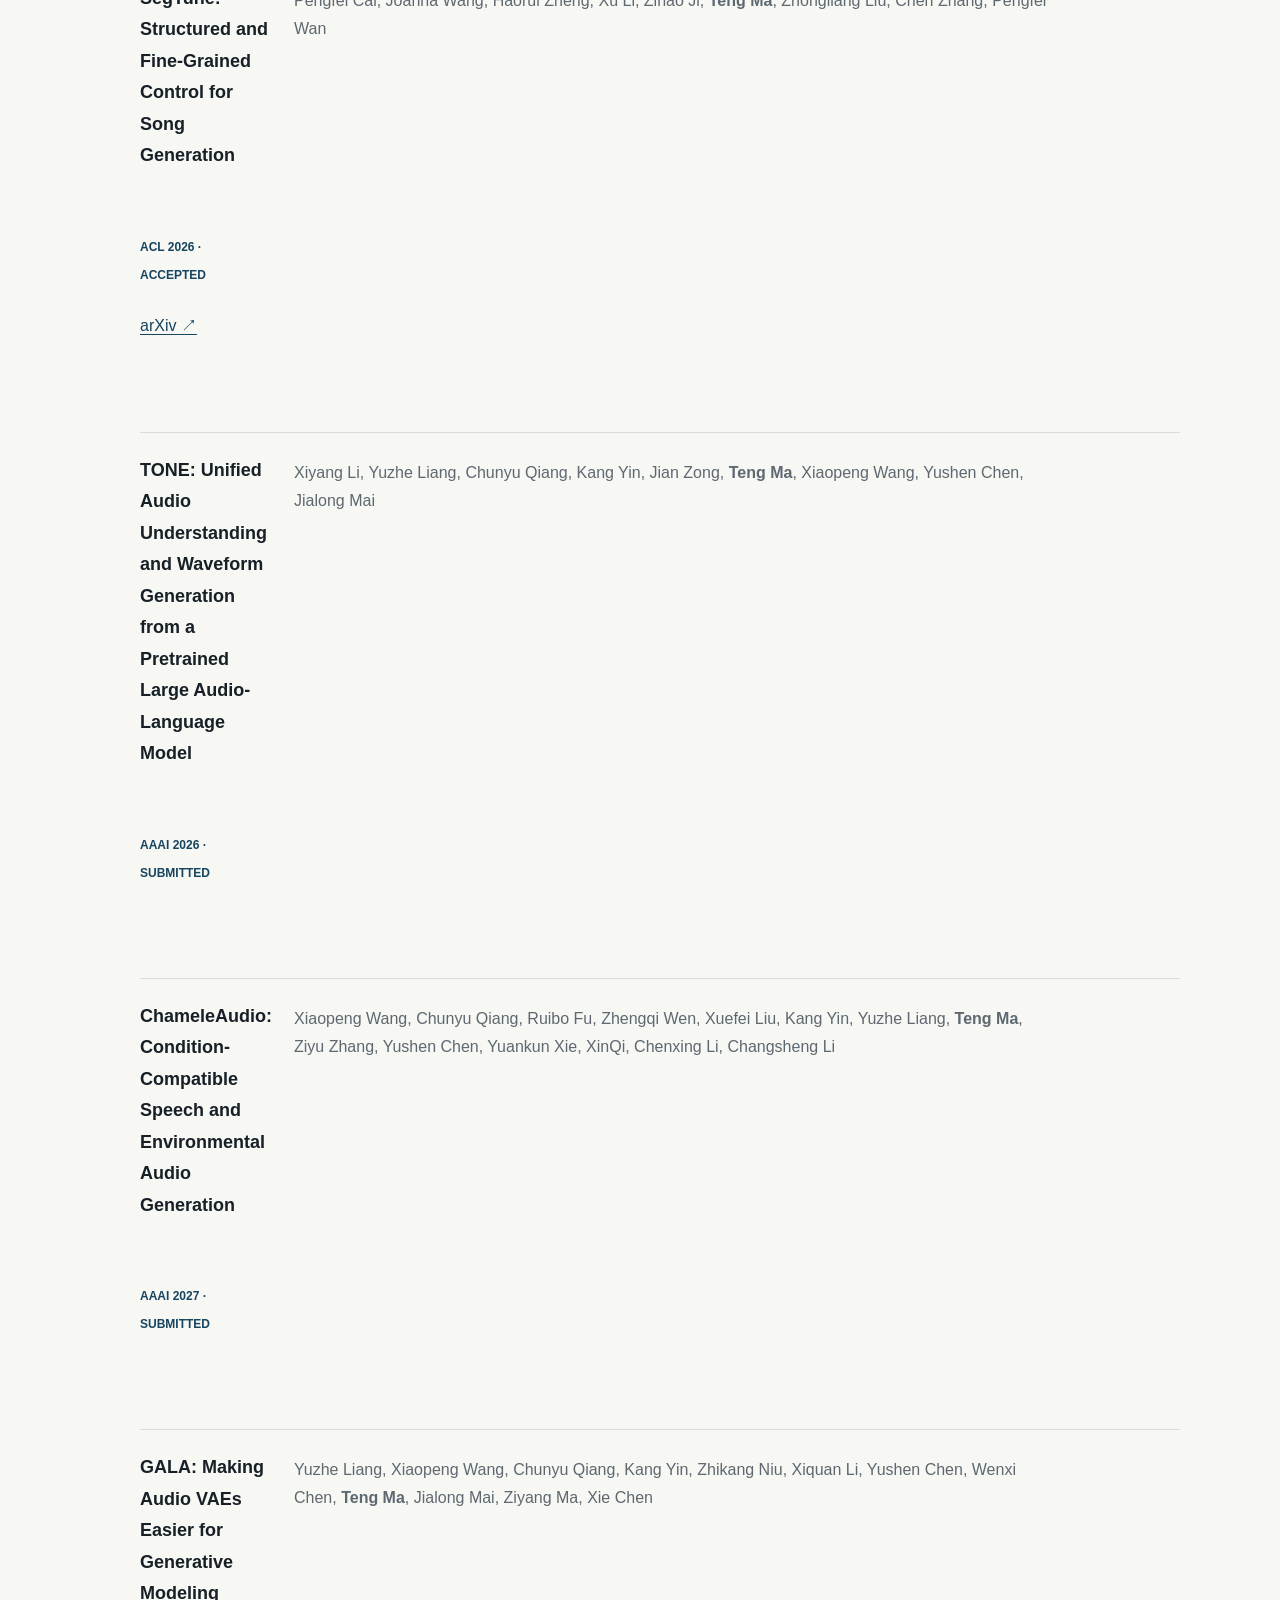
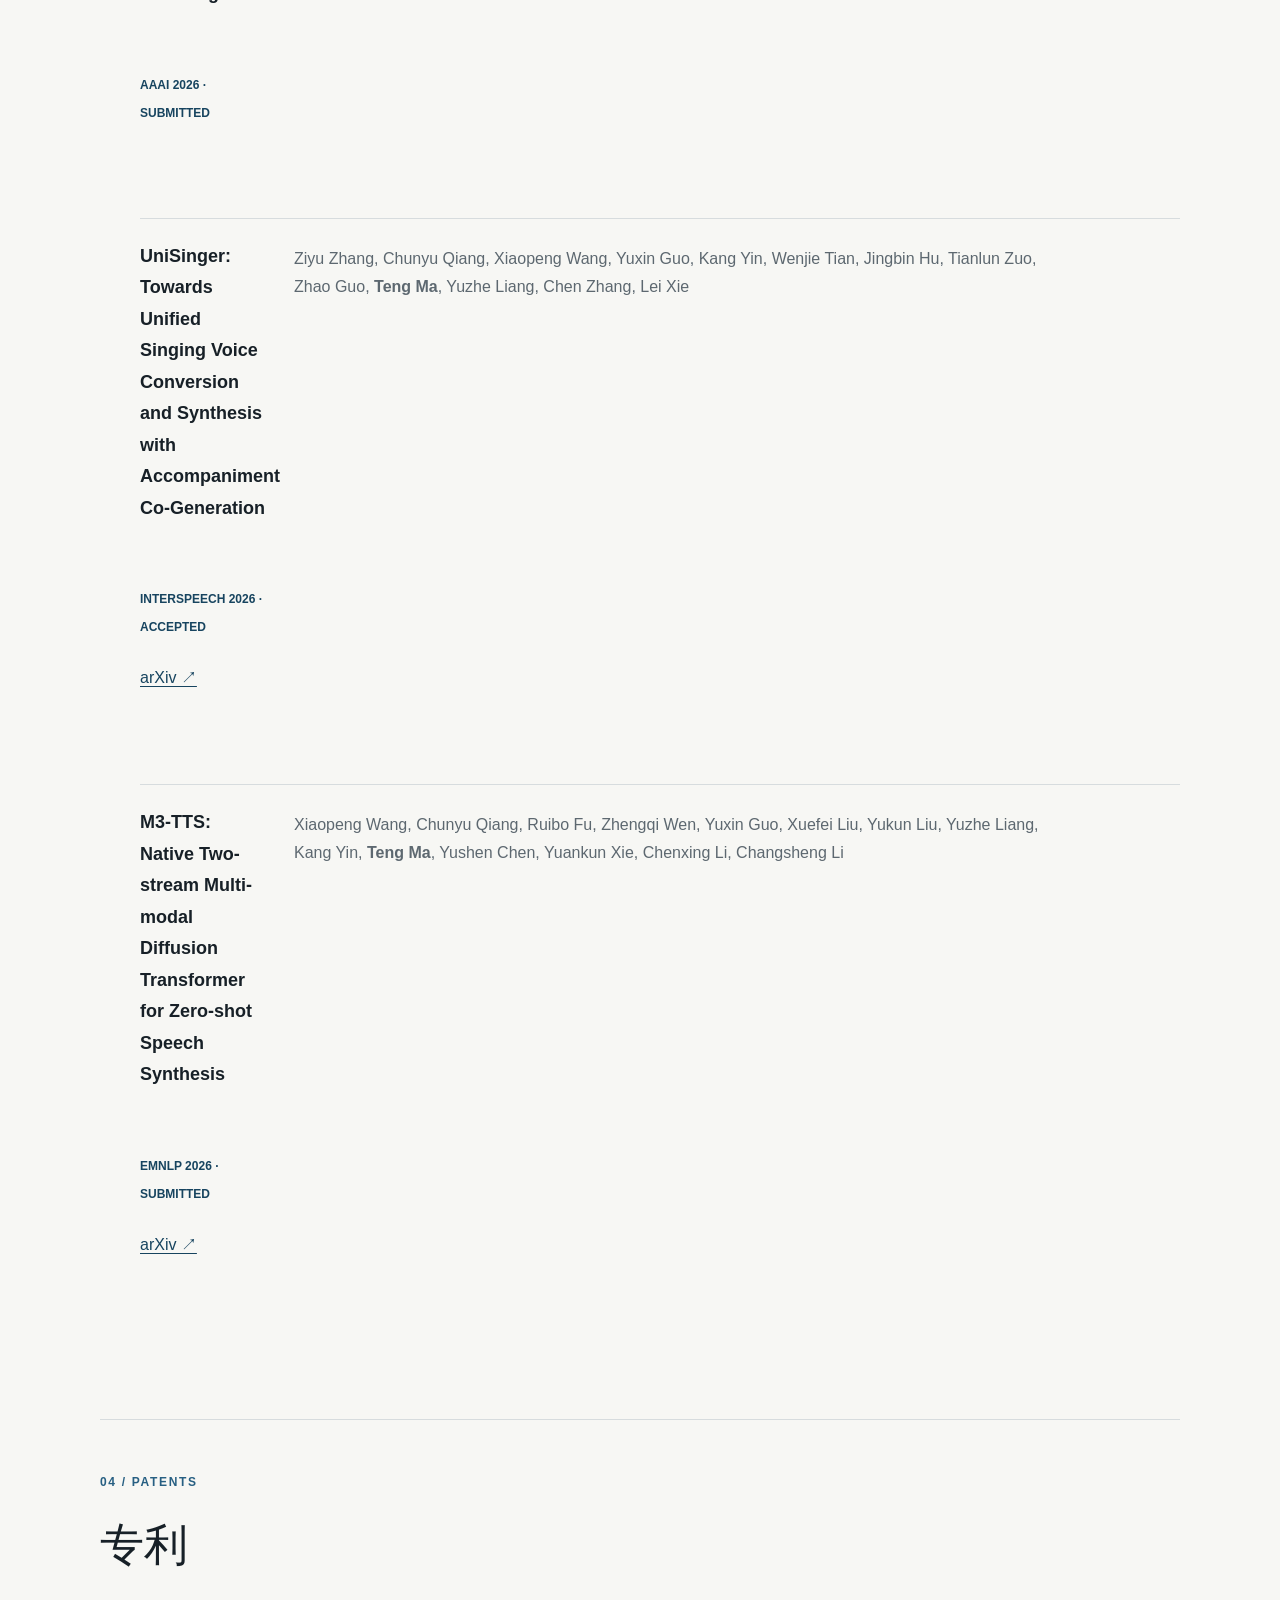
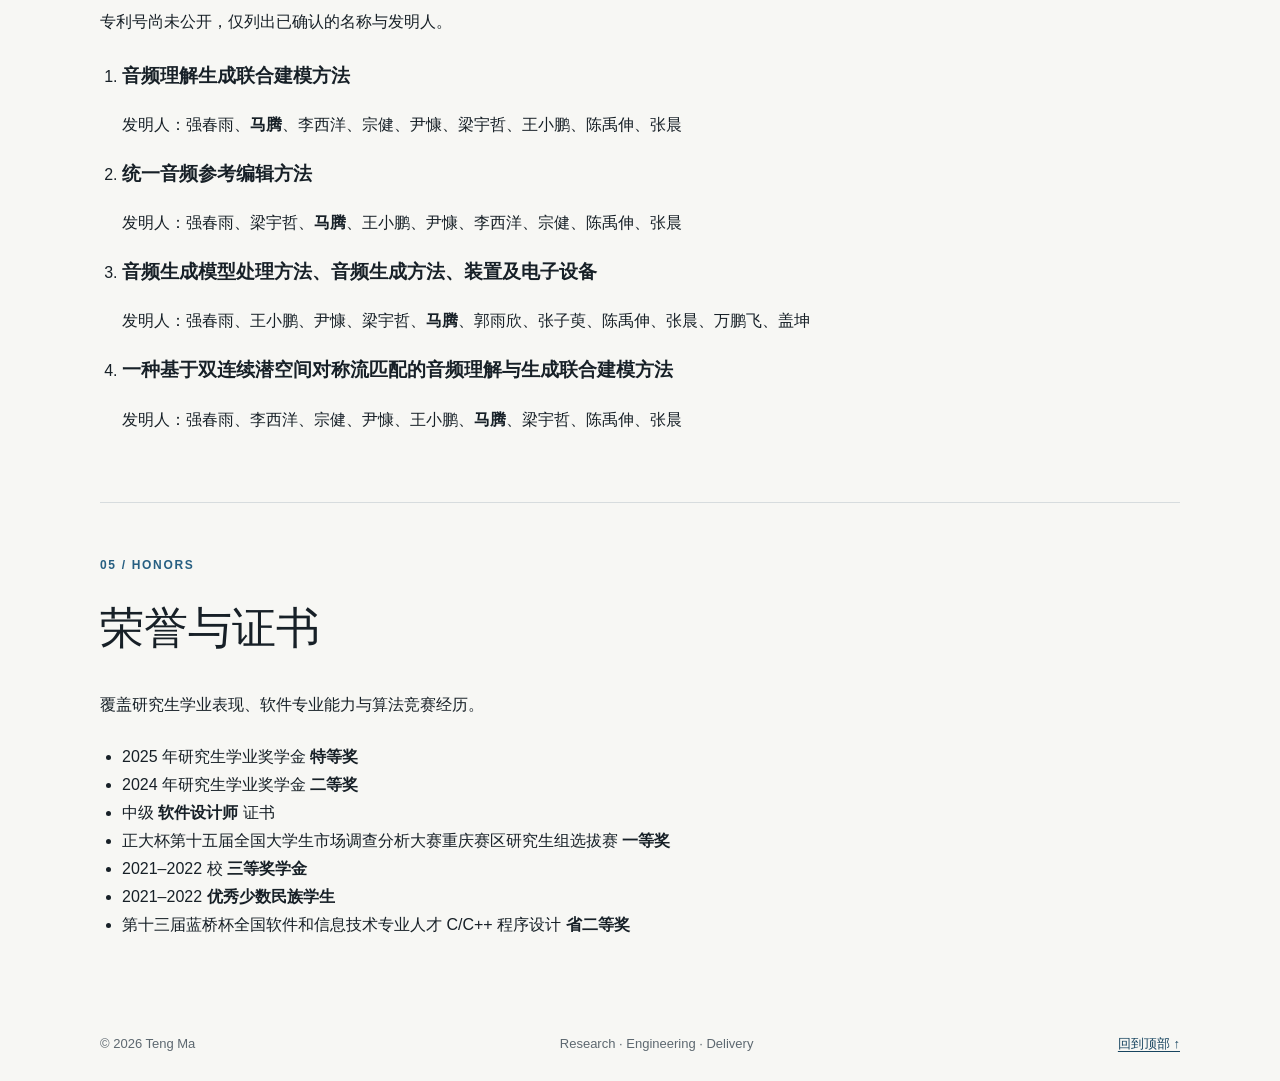
<file: publications.html>
<!doctype html>
<html lang="zh-CN" class="no-js">
<head>
  <meta charset="utf-8">
  <meta name="viewport" content="width=device-width, initial-scale=1">
  <meta name="description" content="马腾的论文、技术报告、专利和荣誉。">
  <meta name="theme-color" content="#080d19">
  <title>全部成果｜马腾</title>
  <link rel="icon" href="assets/img/mark.svg" type="image/svg+xml">
  <link rel="stylesheet" href="assets/css/styles.css">
  <script>document.documentElement.classList.replace('no-js', 'js');</script>
  <script defer src="assets/data/projects.js"></script>
  <script defer src="assets/js/site.js"></script>
</head>
<body data-page="publications">
  <a class="skip-link" href="#main">跳到主要内容</a>
  <div class="ambient ambient-blue" aria-hidden="true"></div>
  <div class="ambient ambient-violet" aria-hidden="true"></div>
  <header class="site-header" data-header>
    <div class="container nav-shell">
      <a class="brand" href="index.html" aria-label="马腾的作品集首页"><span class="brand-mark" aria-hidden="true"><i></i><i></i><i></i><i></i></span><span>马腾 <small>Teng Ma</small></span></a>
      <button class="nav-toggle" type="button" aria-expanded="false" aria-controls="site-nav"><span class="sr-only">打开导航</span><span></span><span></span></button>
      <nav id="site-nav" class="site-nav" aria-label="主导航">
        <a href="index.html">首页</a><a href="index.html#selected-work">精选作品</a><a class="is-active" href="publications.html">全部成果</a><a href="index.html#about">关于</a><a class="nav-contact" href="mailto:matttt2229@gmail.com">联系我</a>
      </nav>
    </div>
  </header>

  <main id="main">
    <section class="page-hero container" data-reveal>
      <nav class="breadcrumb" aria-label="面包屑"><a href="index.html">首页</a><span>/</span><span>全部成果</span></nav>
      <p class="eyebrow"><span></span> PUBLICATIONS · PATENTS · HONORS</p>
      <h1>所有成果，<br><span class="text-gradient">按贡献展开。</span></h1>
      <p class="lead">代表性研究在首页强调问题与结果；这里完整记录论文、技术报告、专利及荣誉。马腾的作者姓名均加粗显示。</p>
      <div class="jump-nav" aria-label="成果分类"><a href="#first-author">第一作者</a><a href="#technical-reports">技术报告</a><a href="#collaborative">合作研究</a><a href="#patents">专利</a><a href="#honors">荣誉与证书</a></div>
    </section>

    <div class="container">
      <section id="first-author" class="publication-group" data-reveal>
        <div class="publication-group-head"><div><p class="section-index">01 / FIRST AUTHOR</p><h2>第一作者研究</h2></div><p>从问题定义、方法设计和实验验证到论文组织均深度负责，是个人研究能力的核心展示。</p></div>
        <ol class="publication-list">
          <li class="publication-item">
            <h3>S2M-Inject: Prompt-Guided Zero-Shot Voice Cloning for Music Generation</h3>
            <p class="authors"><strong>Teng Ma</strong>, Chunyu Qiang, Zhongliang Liu, Xiaopeng Wang, Kang Yin, Ziyu Zhang, Yuzhe Liang, Yushen Chen, Yuxin Guo, Feiyu Chen</p>
            <div class="publication-footer"><span class="venue">EMNLP 2026 · SUBMITTED</span><a class="paper-link" href="index.html#s2m">主页展示 →</a></div>
          </li>
          <li class="publication-item">
            <h3>AMEND: Speech Editing with Controllable Scope and Dual-Mode Addressing</h3>
            <p class="authors"><strong>Teng Ma</strong>, Chunyu Qiang, Yuzhe Liang, Xiaopeng Wang, Kang Yin, Xiyang Li, Jian Zong, Jialong Mai, Yushen Chen, Feiyu Chen</p>
            <div class="publication-footer"><span class="venue">AAAI 2026 · SUBMITTED</span><a class="paper-link" href="index.html#amend">主页展示 →</a></div>
          </li>
          <li class="publication-item">
            <h3>Contrastive Graph Clustering with Structure-Aware Enhancement</h3>
            <p class="authors"><strong>Teng Ma</strong>, Zijian Li, Nanjun Yu, Feiyu Chen</p>
            <div class="publication-footer"><span class="venue">PRICAI 2025 · ACCEPTED</span></div>
          </li>
        </ol>
      </section>

      <section id="technical-reports" class="publication-group" data-reveal>
        <div class="publication-group-head"><div><p class="section-index">02 / REPORTS</p><h2>技术报告</h2></div><p>聚焦音视频联合生成和多模态可控生成，作者列表较长时保持页面对研究主题的关注。</p></div>
        <ol class="publication-list">
          <li class="publication-item"><h3>Apollo: Unified Multi-Task Audio-Video Joint Generation</h3><p class="authors">Technical Report, 2026</p><div class="publication-footer"><span class="venue">TECHNICAL REPORT</span><a class="paper-link" href="https://arxiv.org/abs/2601.04151" target="_blank" rel="noopener noreferrer">arXiv ↗</a></div></li>
          <li class="publication-item"><h3>MM-Sonate: Multimodal Controllable Audio-Video Generation with Zero-Shot Voice Cloning</h3><p class="authors">Technical Report, 2026</p><div class="publication-footer"><span class="venue">TECHNICAL REPORT</span><a class="paper-link" href="https://arxiv.org/abs/2601.01568" target="_blank" rel="noopener noreferrer">arXiv ↗</a></div></li>
        </ol>
      </section>

      <section id="collaborative" class="publication-group" data-reveal>
        <div class="publication-group-head"><div><p class="section-index">03 / COLLABORATION</p><h2>合作研究</h2></div><p>按简历中的作者排名由较靠前到较靠后排列，链接仅指向已验证的公开页面。</p></div>
        <ol class="publication-list">
          <li class="publication-item"><h3>PaintTTS: Context-Preserving Adaptation for Independent Timbre Control in Flow-Matching TTS</h3><p class="authors">Kang Yin, Chunyu Qiang, Yuzhe Liang, Xiaopeng Wang, <strong>Teng Ma</strong>, Yushen Chen, Xiyang Li, Jian Zong, Jialong Mai, Tao Feng, Xie Chen</p><div class="publication-footer"><span class="venue">AAAI 2026 · SUBMITTED</span></div></li>
          <li class="publication-item"><h3>UniSonate: A Unified Model for Speech, Music, and Sound Effect Generation with Text Instructions</h3><p class="authors">Chunyu Qiang, Xiaopeng Wang, Kang Yin, Yuzhe Liang, Yuxin Guo, <strong>Teng Ma</strong>, Ziyu Zhang, Tianrui Wang, Cheng Gong, Yushen Chen, Ruibo Fu, Chen Zhang, Longbiao Wang, Jianwu Dang</p><div class="publication-footer"><span class="venue">ACL 2026 · ACCEPTED</span><a class="paper-link" href="https://arxiv.org/abs/2604.22209" target="_blank" rel="noopener noreferrer">arXiv ↗</a></div></li>
          <li class="publication-item"><h3>SegTune: Structured and Fine-Grained Control for Song Generation</h3><p class="authors">Pengfei Cai, Joanna Wang, Haorui Zheng, Xu Li, Zihao Ji, <strong>Teng Ma</strong>, Zhongliang Liu, Chen Zhang, Pengfei Wan</p><div class="publication-footer"><span class="venue">ACL 2026 · ACCEPTED</span><a class="paper-link" href="https://arxiv.org/abs/2510.18416" target="_blank" rel="noopener noreferrer">arXiv ↗</a></div></li>
          <li class="publication-item"><h3>TONE: Unified Audio Understanding and Waveform Generation from a Pretrained Large Audio-Language Model</h3><p class="authors">Xiyang Li, Yuzhe Liang, Chunyu Qiang, Kang Yin, Jian Zong, <strong>Teng Ma</strong>, Xiaopeng Wang, Yushen Chen, Jialong Mai</p><div class="publication-footer"><span class="venue">AAAI 2026 · SUBMITTED</span></div></li>
          <li class="publication-item"><h3>ChameleAudio: Condition-Compatible Speech and Environmental Audio Generation</h3><p class="authors">Xiaopeng Wang, Chunyu Qiang, Ruibo Fu, Zhengqi Wen, Xuefei Liu, Kang Yin, Yuzhe Liang, <strong>Teng Ma</strong>, Ziyu Zhang, Yushen Chen, Yuankun Xie, XinQi, Chenxing Li, Changsheng Li</p><div class="publication-footer"><span class="venue">AAAI 2027 · SUBMITTED</span></div></li>
          <li class="publication-item"><h3>GALA: Making Audio VAEs Easier for Generative Modeling</h3><p class="authors">Yuzhe Liang, Xiaopeng Wang, Chunyu Qiang, Kang Yin, Zhikang Niu, Xiquan Li, Yushen Chen, Wenxi Chen, <strong>Teng Ma</strong>, Jialong Mai, Ziyang Ma, Xie Chen</p><div class="publication-footer"><span class="venue">AAAI 2026 · SUBMITTED</span></div></li>
          <li class="publication-item"><h3>UniSinger: Towards Unified Singing Voice Conversion and Synthesis with Accompaniment Co-Generation</h3><p class="authors">Ziyu Zhang, Chunyu Qiang, Xiaopeng Wang, Yuxin Guo, Kang Yin, Wenjie Tian, Jingbin Hu, Tianlun Zuo, Zhao Guo, <strong>Teng Ma</strong>, Yuzhe Liang, Chen Zhang, Lei Xie</p><div class="publication-footer"><span class="venue">INTERSPEECH 2026 · ACCEPTED</span><a class="paper-link" href="https://arxiv.org/abs/2606.07015" target="_blank" rel="noopener noreferrer">arXiv ↗</a></div></li>
          <li class="publication-item"><h3>M3-TTS: Native Two-stream Multi-modal Diffusion Transformer for Zero-shot Speech Synthesis</h3><p class="authors">Xiaopeng Wang, Chunyu Qiang, Ruibo Fu, Zhengqi Wen, Yuxin Guo, Xuefei Liu, Yukun Liu, Yuzhe Liang, Kang Yin, <strong>Teng Ma</strong>, Yushen Chen, Yuankun Xie, Chenxing Li, Changsheng Li</p><div class="publication-footer"><span class="venue">EMNLP 2026 · SUBMITTED</span><a class="paper-link" href="https://arxiv.org/abs/2512.04720" target="_blank" rel="noopener noreferrer">arXiv ↗</a></div></li>
        </ol>
      </section>

      <section id="patents" class="publication-group" data-reveal>
        <div class="publication-group-head"><div><p class="section-index">04 / PATENTS</p><h2>专利</h2></div><p>专利号尚未公开，仅列出已确认的名称与发明人。</p></div>
        <ol class="patent-list">
          <li><h3>音频理解生成联合建模方法</h3><p>发明人：强春雨、<strong>马腾</strong>、李西洋、宗健、尹慷、梁宇哲、王小鹏、陈禹伸、张晨</p></li>
          <li><h3>统一音频参考编辑方法</h3><p>发明人：强春雨、梁宇哲、<strong>马腾</strong>、王小鹏、尹慷、李西洋、宗健、陈禹伸、张晨</p></li>
          <li><h3>音频生成模型处理方法、音频生成方法、装置及电子设备</h3><p>发明人：强春雨、王小鹏、尹慷、梁宇哲、<strong>马腾</strong>、郭雨欣、张子萸、陈禹伸、张晨、万鹏飞、盖坤</p></li>
          <li><h3>一种基于双连续潜空间对称流匹配的音频理解与生成联合建模方法</h3><p>发明人：强春雨、李西洋、宗健、尹慷、王小鹏、<strong>马腾</strong>、梁宇哲、陈禹伸、张晨</p></li>
        </ol>
      </section>

      <section id="honors" class="publication-group" data-reveal>
        <div class="publication-group-head"><div><p class="section-index">05 / HONORS</p><h2>荣誉与证书</h2></div><p>覆盖研究生学业表现、软件专业能力与算法竞赛经历。</p></div>
        <ul class="honor-list">
          <li>2025 年研究生学业奖学金 <strong>特等奖</strong></li>
          <li>2024 年研究生学业奖学金 <strong>二等奖</strong></li>
          <li>中级 <strong>软件设计师</strong> 证书</li>
          <li>正大杯第十五届全国大学生市场调查分析大赛重庆赛区研究生组选拔赛 <strong>一等奖</strong></li>
          <li>2021–2022 校 <strong>三等奖学金</strong></li>
          <li>2021–2022 <strong>优秀少数民族学生</strong></li>
          <li>第十三届蓝桥杯全国软件和信息技术专业人才 C/C++ 程序设计 <strong>省二等奖</strong></li>
        </ul>
      </section>
    </div>
  </main>
  <footer class="site-footer"><div class="container"><span>© 2026 Teng Ma</span><span>Research · Engineering · Delivery</span><a href="#main">回到顶部 ↑</a></div></footer>
</body>
</html>
</file>
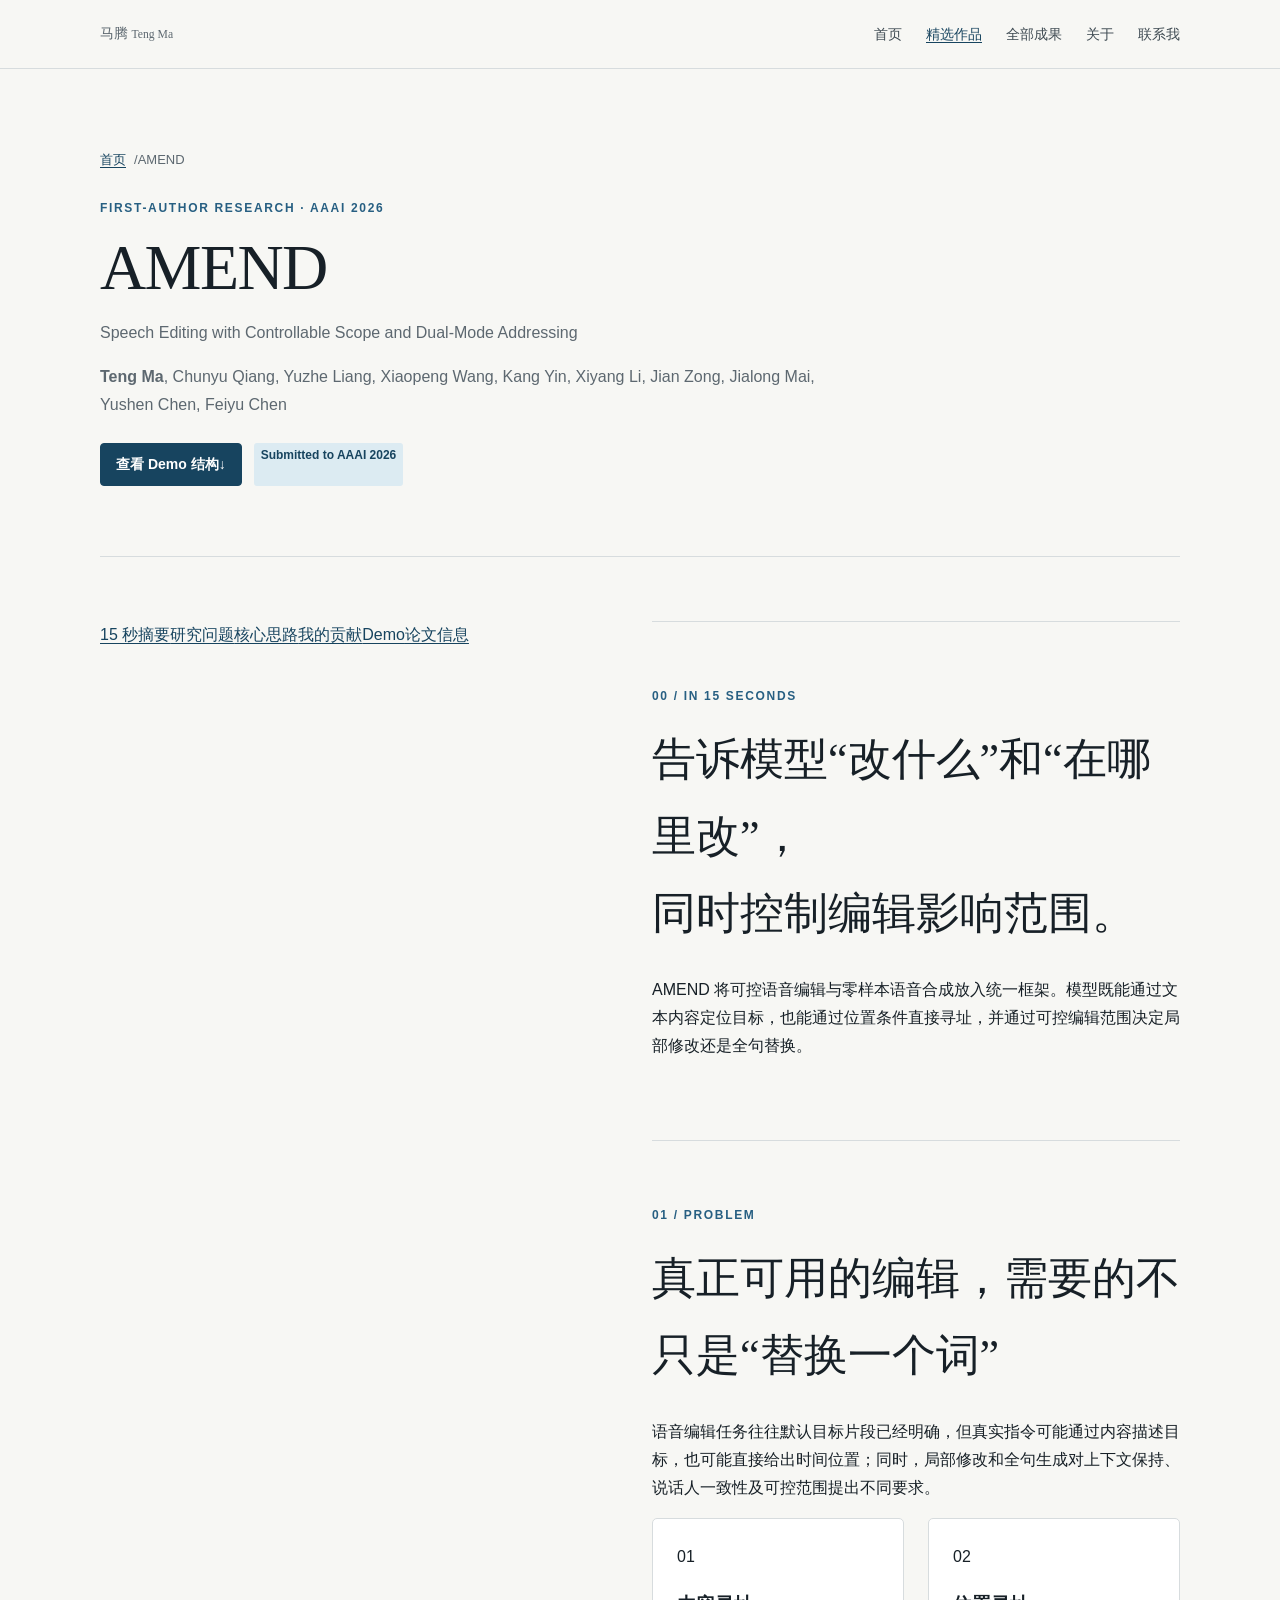
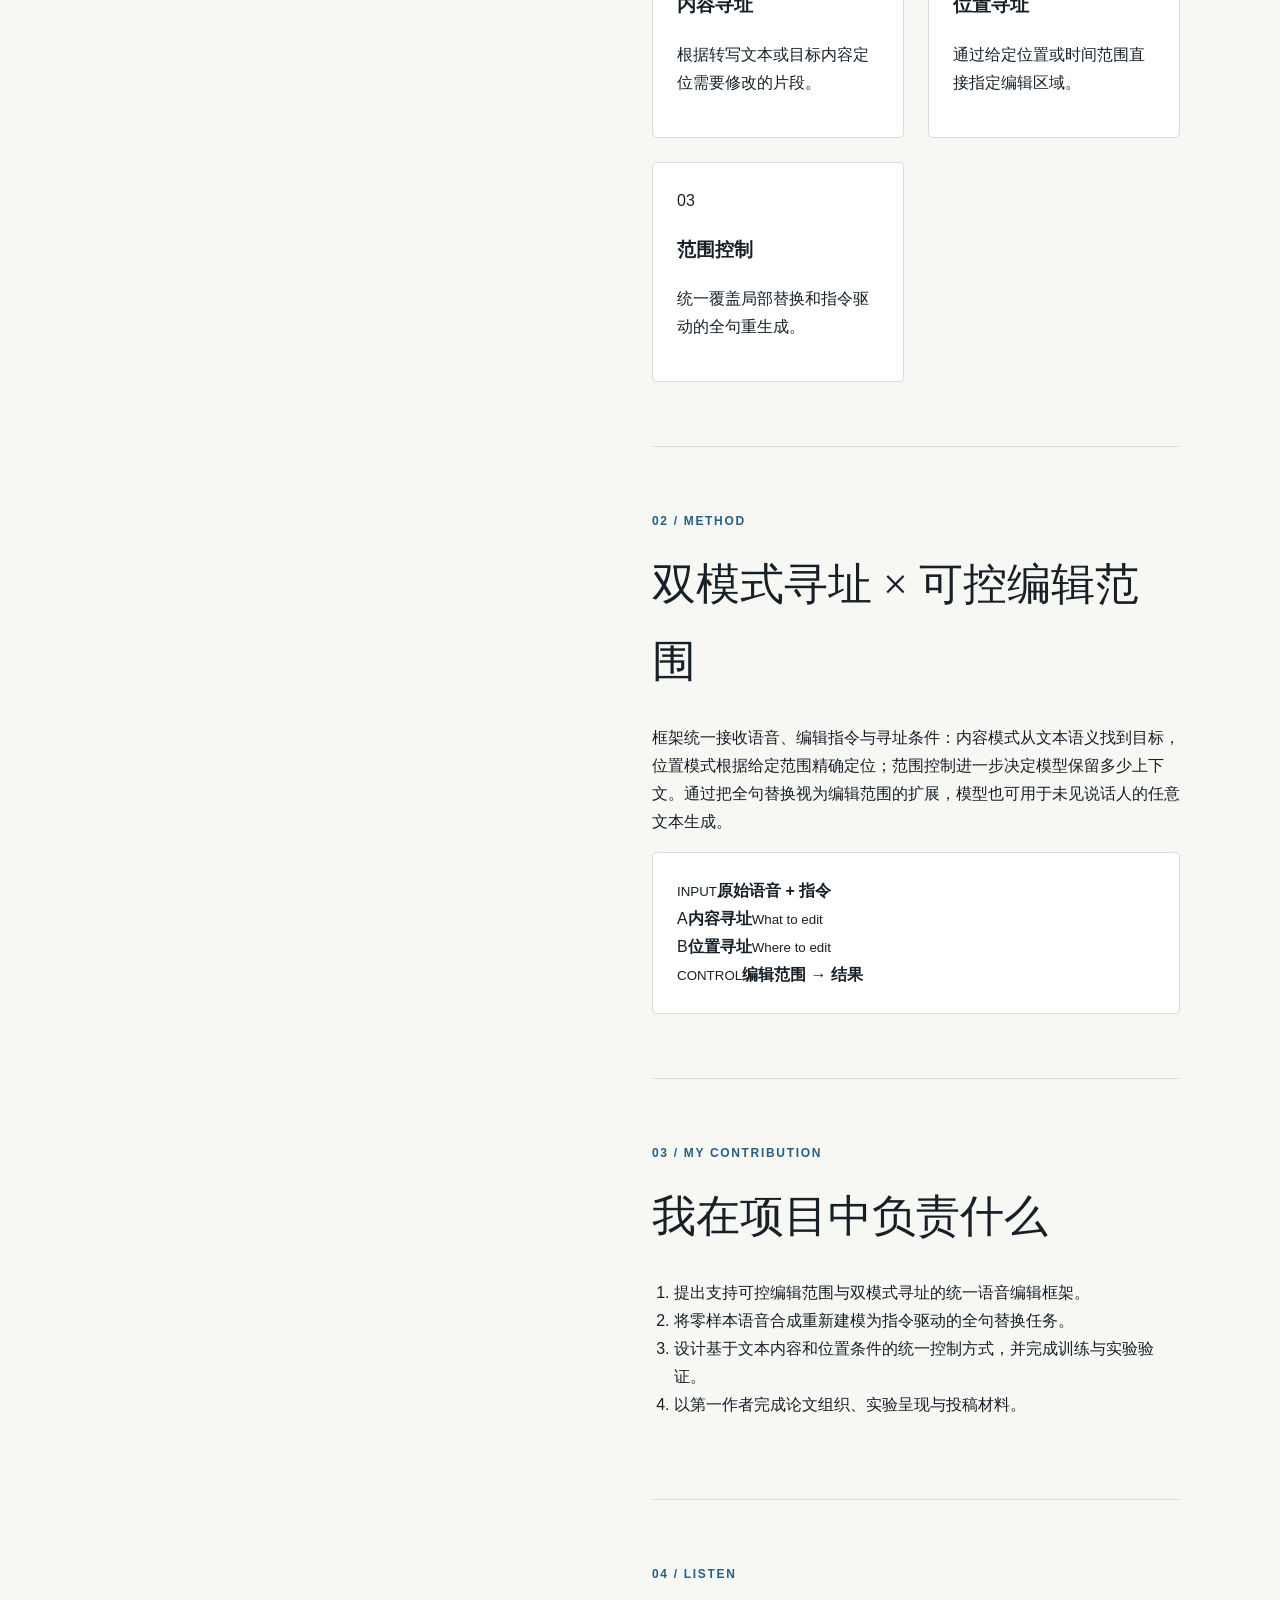
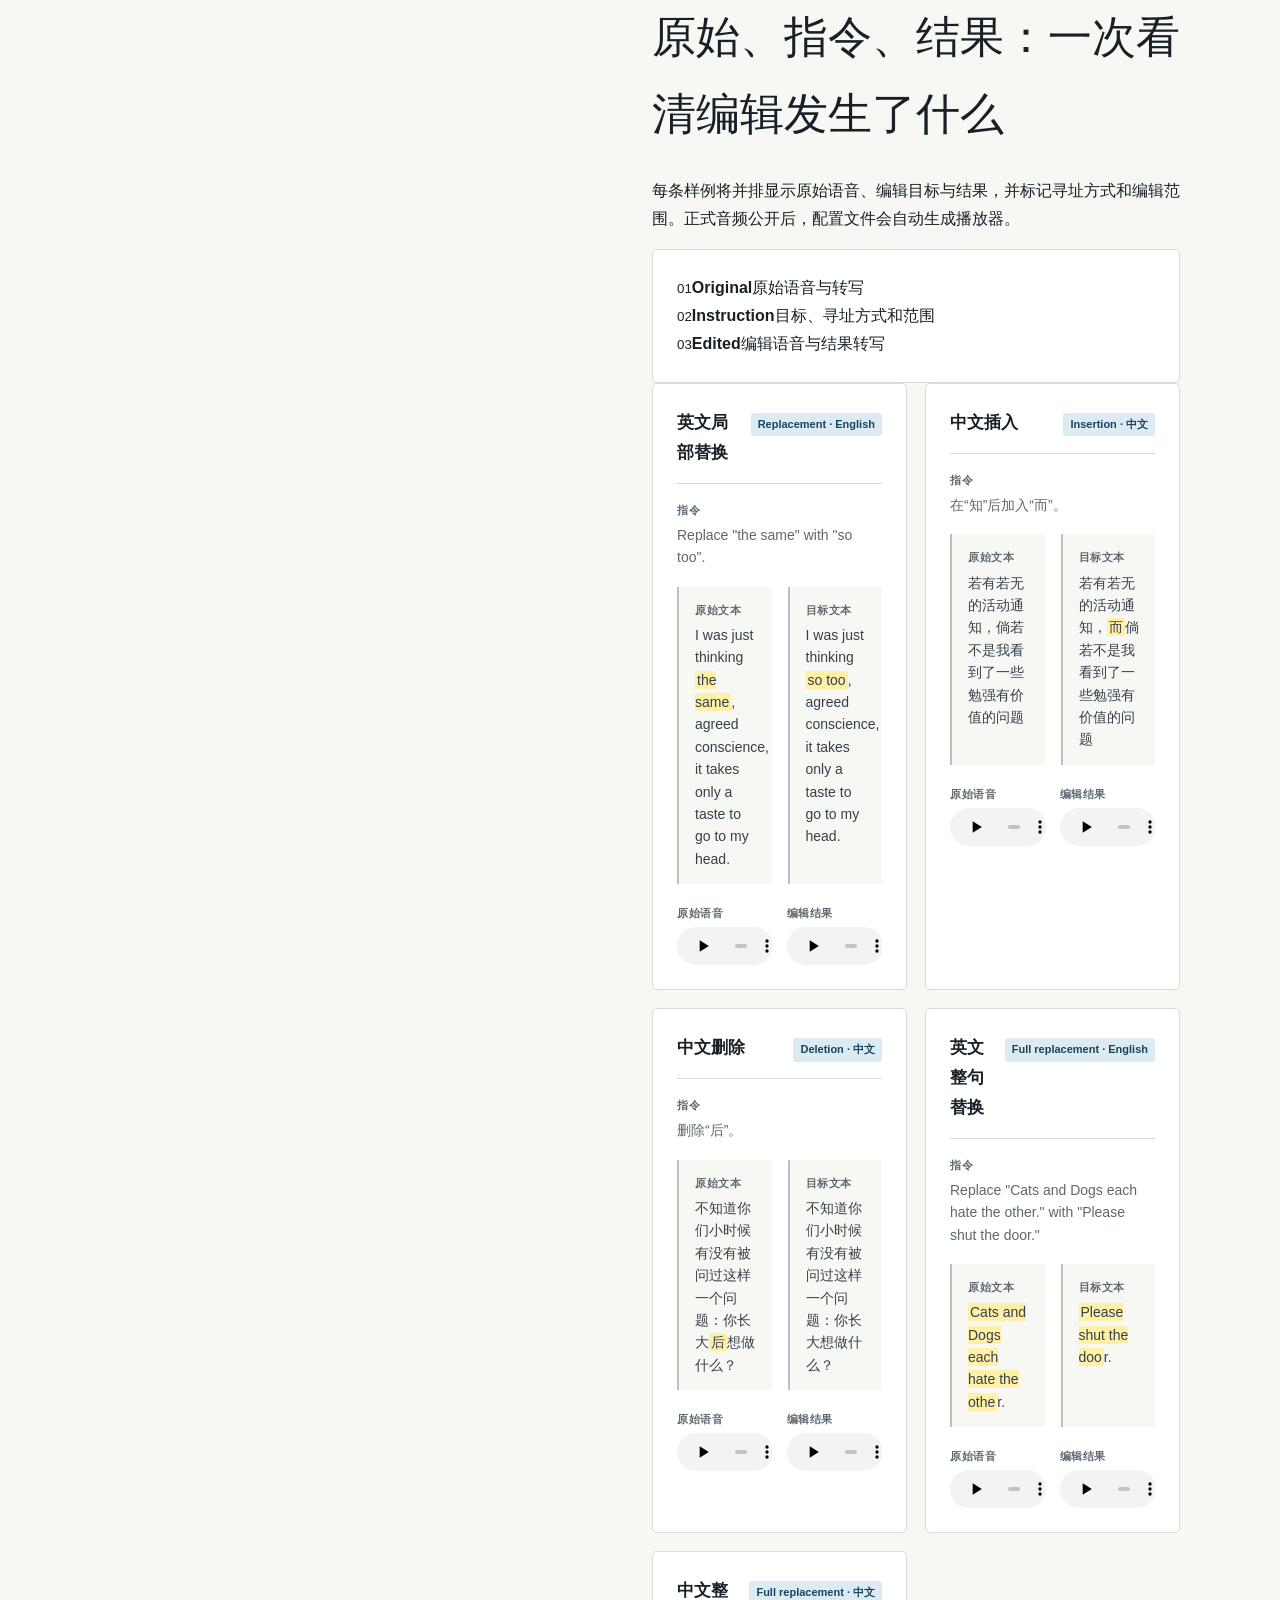
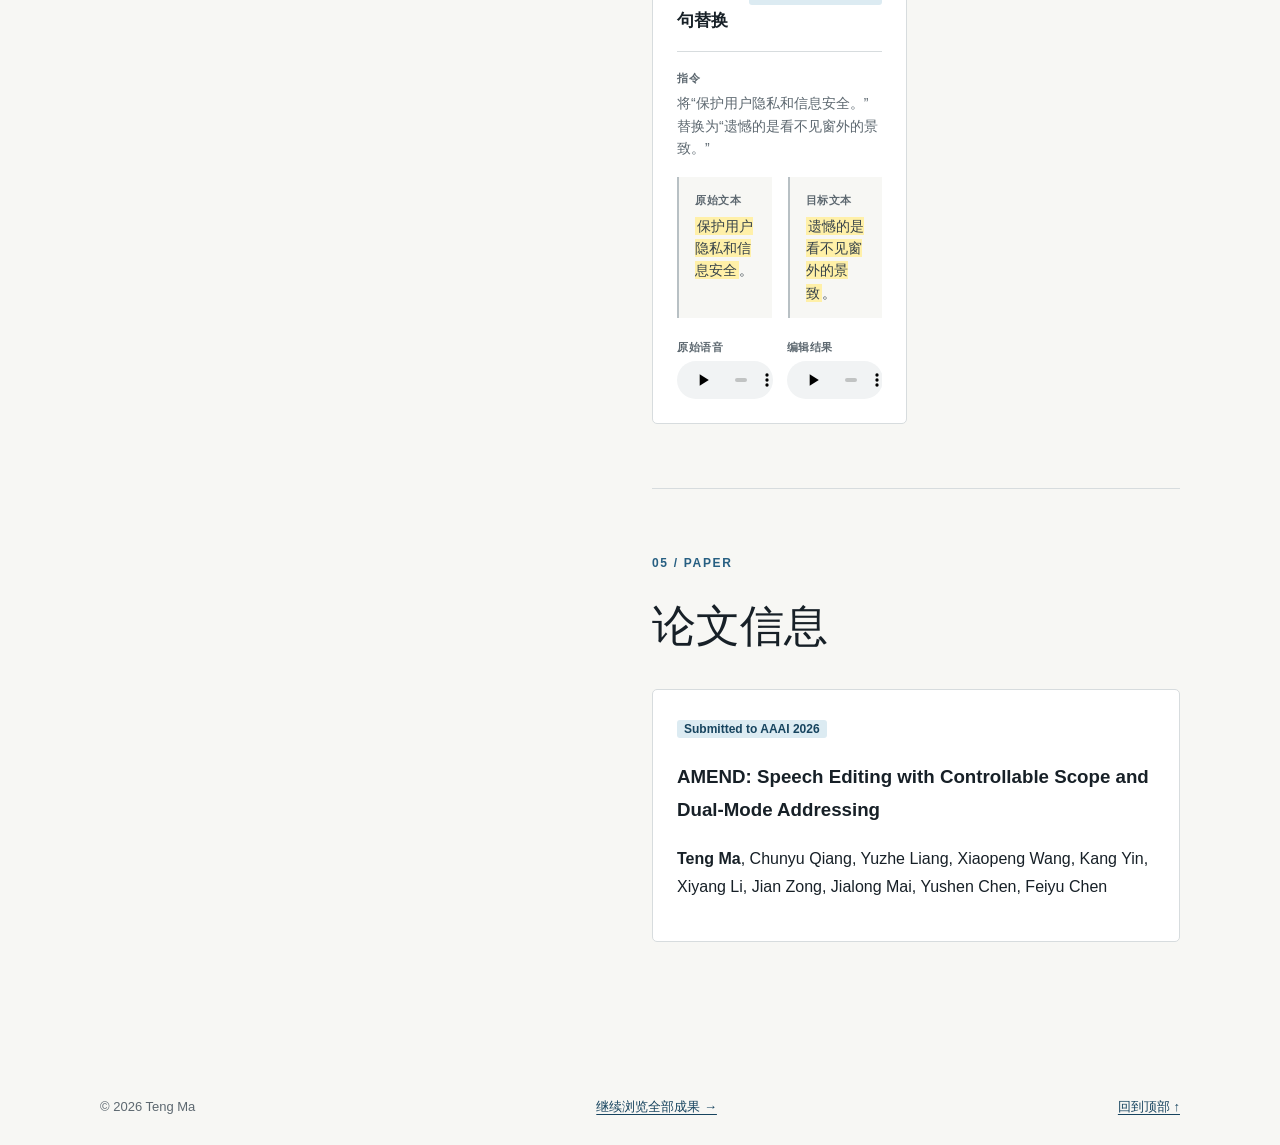
<file: projects/amend.html>
<!doctype html>
<html lang="zh-CN" class="no-js">
<head>
  <meta charset="utf-8">
  <meta name="viewport" content="width=device-width, initial-scale=1">
  <meta name="description" content="AMEND：支持可控编辑范围与双模式寻址的语音编辑研究。">
  <meta name="theme-color" content="#080d19">
  <title>AMEND｜马腾的研究作品</title>
  <link rel="icon" href="../assets/img/mark.svg" type="image/svg+xml">
  <link rel="stylesheet" href="../assets/css/styles.css">
  <script>document.documentElement.classList.replace('no-js', 'js');</script>
  <script defer src="../assets/data/projects.js"></script>
  <script defer src="../assets/js/site.js"></script>
</head>
<body data-page="amend">
  <a class="skip-link" href="#main">跳到主要内容</a>
  <div class="ambient ambient-violet" aria-hidden="true"></div>
  <header class="site-header" data-header>
    <div class="container nav-shell">
      <a class="brand" href="../index.html" aria-label="马腾的作品集首页"><span class="brand-mark" aria-hidden="true"><i></i><i></i><i></i><i></i></span><span>马腾 <small>Teng Ma</small></span></a>
      <button class="nav-toggle" type="button" aria-expanded="false" aria-controls="site-nav"><span class="sr-only">打开导航</span><span></span><span></span></button>
      <nav id="site-nav" class="site-nav" aria-label="主导航">
        <a href="../index.html">首页</a><a class="is-active" href="../index.html#selected-work">精选作品</a><a href="../publications.html">全部成果</a><a href="../index.html#about">关于</a><a class="nav-contact" href="mailto:matttt2229@gmail.com">联系我</a>
      </nav>
    </div>
  </header>

  <main id="main">
    <section class="page-hero container project-hero">
      <div data-reveal>
        <nav class="breadcrumb" aria-label="面包屑"><a href="../index.html">首页</a><span>/</span><span>AMEND</span></nav>
        <p class="eyebrow eyebrow-violet"><span></span> FIRST-AUTHOR RESEARCH · AAAI 2026</p>
        <h1>AM<span class="text-gradient-violet">END</span></h1>
        <p class="lead">Speech Editing with Controllable Scope and Dual-Mode Addressing</p>
        <p class="author-line"><strong>Teng Ma</strong>, Chunyu Qiang, Yuzhe Liang, Xiaopeng Wang, Kang Yin, Xiyang Li, Jian Zong, Jialong Mai, Yushen Chen, Feiyu Chen</p>
        <div class="hero-actions"><a class="button button-violet" href="#demo">查看 Demo 结构 <span aria-hidden="true">↓</span></a><span class="status-chip status-violet">Submitted to AAAI 2026</span></div>
      </div>
      <div class="project-hero-art project-art amend-art" data-reveal aria-label="AMEND 双模式语音编辑示意">
        <div class="edit-row"><small>ORIGINAL</small><p>请把<span>周六</span>的会议安排到下午</p><div class="timeline"><i></i><i></i><i></i><i></i><i></i><i></i><i></i></div></div>
        <div class="edit-command"><b>双模式寻址</b><span>内容：“周六”</span><span>位置：02.1s–02.8s</span></div>
        <div class="edit-row edit-result"><small>EDITED</small><p>请把<span>周日</span>的会议安排到下午</p><div class="timeline"><i></i><i></i><i></i><i></i><i></i><i></i><i></i></div></div>
      </div>
    </section>

    <div class="section container content-grid">
      <nav class="side-index" aria-label="本页目录"><a href="#overview">15 秒摘要</a><a href="#problem">研究问题</a><a href="#method">核心思路</a><a href="#contribution">我的贡献</a><a href="#demo">Demo</a><a href="#paper">论文信息</a></nav>
      <div>
        <section id="overview" class="project-section" data-reveal>
          <p class="section-index section-index-violet">00 / IN 15 SECONDS</p>
          <h2>告诉模型“改什么”和“在哪里改”，<br>同时控制编辑影响范围。</h2>
          <p>AMEND 将可控语音编辑与零样本语音合成放入统一框架。模型既能通过文本内容定位目标，也能通过位置条件直接寻址，并通过可控编辑范围决定局部修改还是全句替换。</p>
        </section>

        <section id="problem" class="project-section" data-reveal>
          <p class="section-index section-index-violet">01 / PROBLEM</p>
          <h2>真正可用的编辑，需要的不只是“替换一个词”</h2>
          <p>语音编辑任务往往默认目标片段已经明确，但真实指令可能通过内容描述目标，也可能直接给出时间位置；同时，局部修改和全句生成对上下文保持、说话人一致性及可控范围提出不同要求。</p>
          <div class="insight-grid">
            <article class="insight-card insight-violet"><span>01</span><h3>内容寻址</h3><p>根据转写文本或目标内容定位需要修改的片段。</p></article>
            <article class="insight-card insight-violet"><span>02</span><h3>位置寻址</h3><p>通过给定位置或时间范围直接指定编辑区域。</p></article>
            <article class="insight-card insight-violet"><span>03</span><h3>范围控制</h3><p>统一覆盖局部替换和指令驱动的全句重生成。</p></article>
          </div>
        </section>

        <section id="method" class="project-section" data-reveal>
          <p class="section-index section-index-violet">02 / METHOD</p>
          <h2>双模式寻址 × 可控编辑范围</h2>
          <p>框架统一接收语音、编辑指令与寻址条件：内容模式从文本语义找到目标，位置模式根据给定范围精确定位；范围控制进一步决定模型保留多少上下文。通过把全句替换视为编辑范围的扩展，模型也可用于未见说话人的任意文本生成。</p>
          <div class="dual-mode-diagram" aria-label="AMEND 双模式寻址流程">
            <div class="mode-input"><small>INPUT</small><strong>原始语音 + 指令</strong></div>
            <div class="mode-split"><div><span>A</span><strong>内容寻址</strong><small>What to edit</small></div><div><span>B</span><strong>位置寻址</strong><small>Where to edit</small></div></div>
            <div class="mode-output"><small>CONTROL</small><strong>编辑范围 → 结果</strong></div>
          </div>
        </section>

        <section id="contribution" class="project-section" data-reveal>
          <p class="section-index section-index-violet">03 / MY CONTRIBUTION</p>
          <h2>我在项目中负责什么</h2>
          <ol class="contribution-list contribution-violet">
            <li>提出支持可控编辑范围与双模式寻址的统一语音编辑框架。</li>
            <li>将零样本语音合成重新建模为指令驱动的全句替换任务。</li>
            <li>设计基于文本内容和位置条件的统一控制方式，并完成训练与实验验证。</li>
            <li>以第一作者完成论文组织、实验呈现与投稿材料。</li>
          </ol>
        </section>

        <section id="demo" class="project-section" data-reveal>
          <p class="section-index section-index-violet">04 / LISTEN</p>
          <h2>原始、指令、结果：一次看清编辑发生了什么</h2>
          <p>每条样例将并排显示原始语音、编辑目标与结果，并标记寻址方式和编辑范围。正式音频公开后，配置文件会自动生成播放器。</p>
          <div class="comparison-template" aria-label="AMEND 音频对比字段">
            <div><small>01</small><strong>Original</strong><span>原始语音与转写</span></div><div><small>02</small><strong>Instruction</strong><span>目标、寻址方式和范围</span></div><div><small>03</small><strong>Edited</strong><span>编辑语音与结果转写</span></div>
          </div>
          <div class="audio-samples" data-audio-project="amend"></div>
        </section>

        <section id="paper" class="project-section" data-reveal>
          <p class="section-index section-index-violet">05 / PAPER</p>
          <h2>论文信息</h2>
          <article class="citation-card citation-violet">
            <span class="status-chip status-violet">Submitted to AAAI 2026</span>
            <h3>AMEND: Speech Editing with Controllable Scope and Dual-Mode Addressing</h3>
            <p><strong>Teng Ma</strong>, Chunyu Qiang, Yuzhe Liang, Xiaopeng Wang, Kang Yin, Xiyang Li, Jian Zong, Jialong Mai, Yushen Chen, Feiyu Chen</p>
          </article>
        </section>
      </div>
    </div>
  </main>
  <footer class="site-footer"><div class="container"><span>© 2026 Teng Ma</span><a href="../publications.html">继续浏览全部成果 →</a><a href="#main">回到顶部 ↑</a></div></footer>
</body>
</html>
</file>
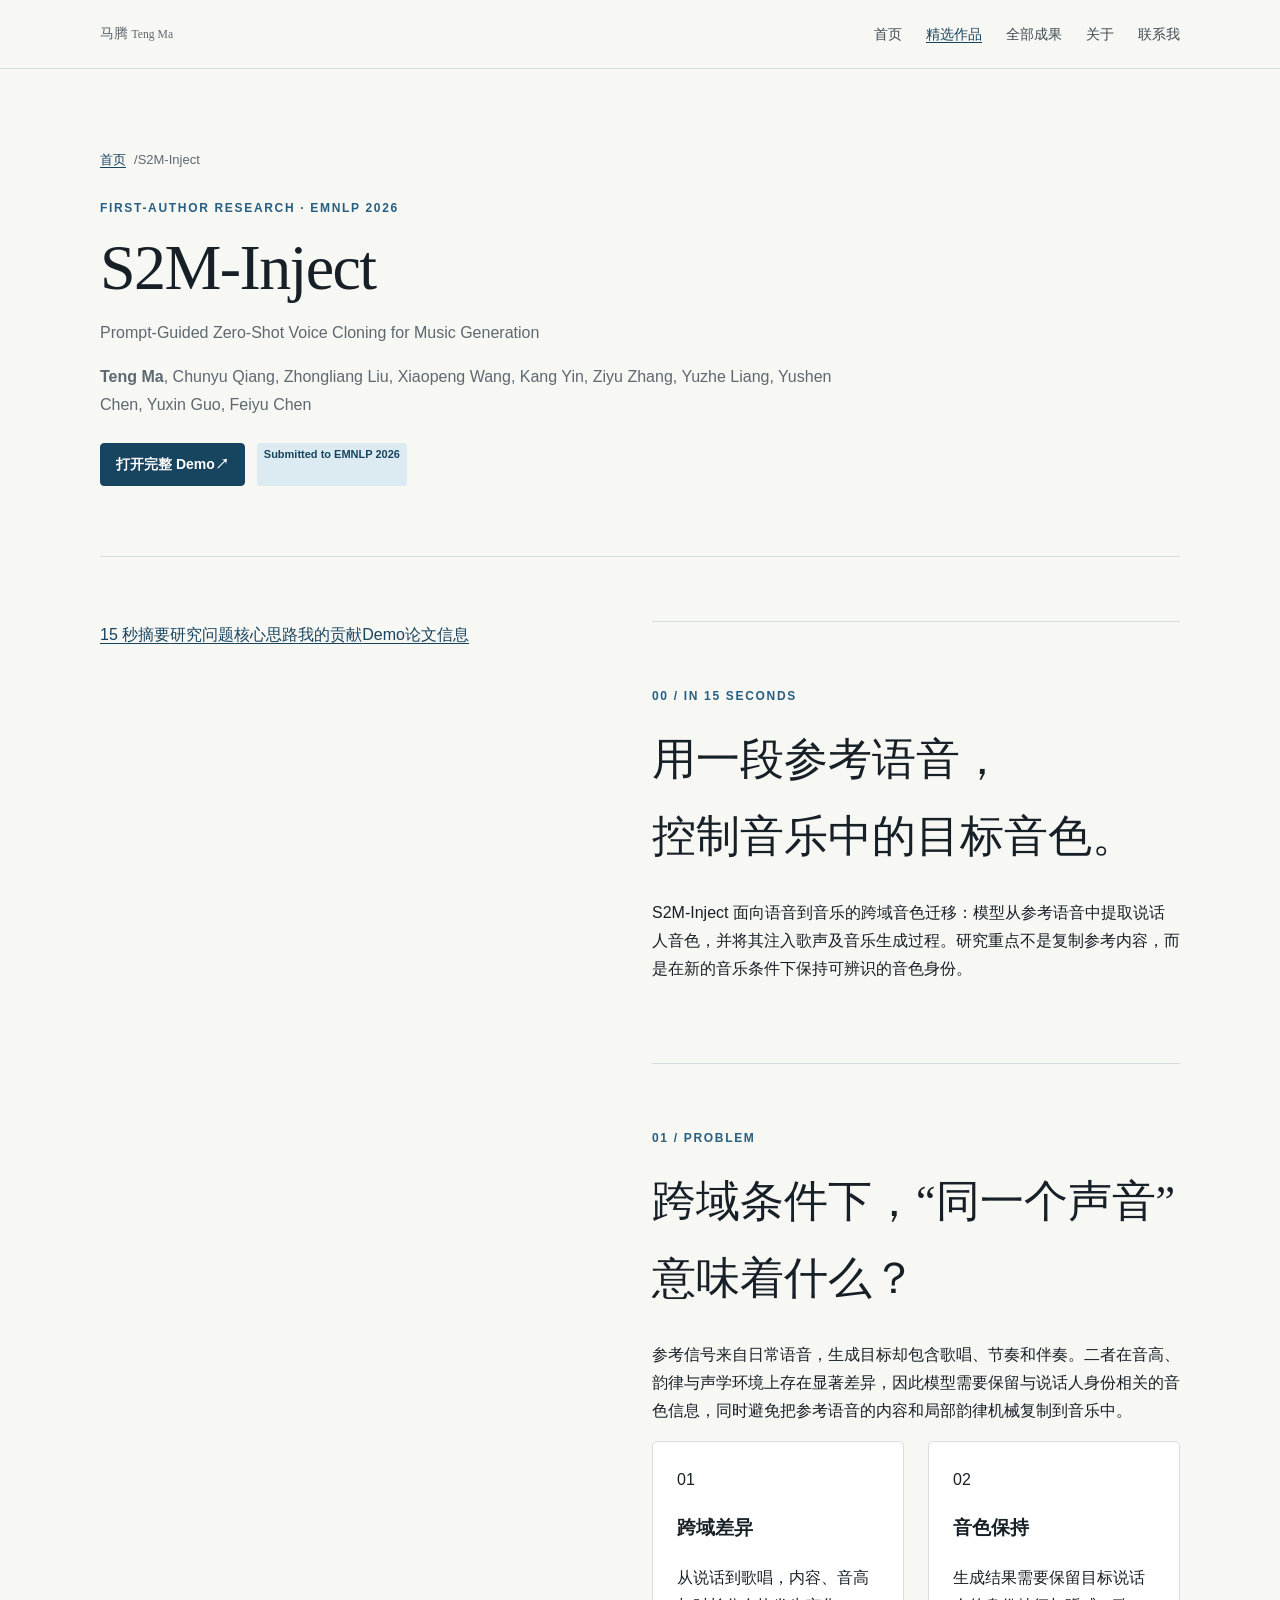
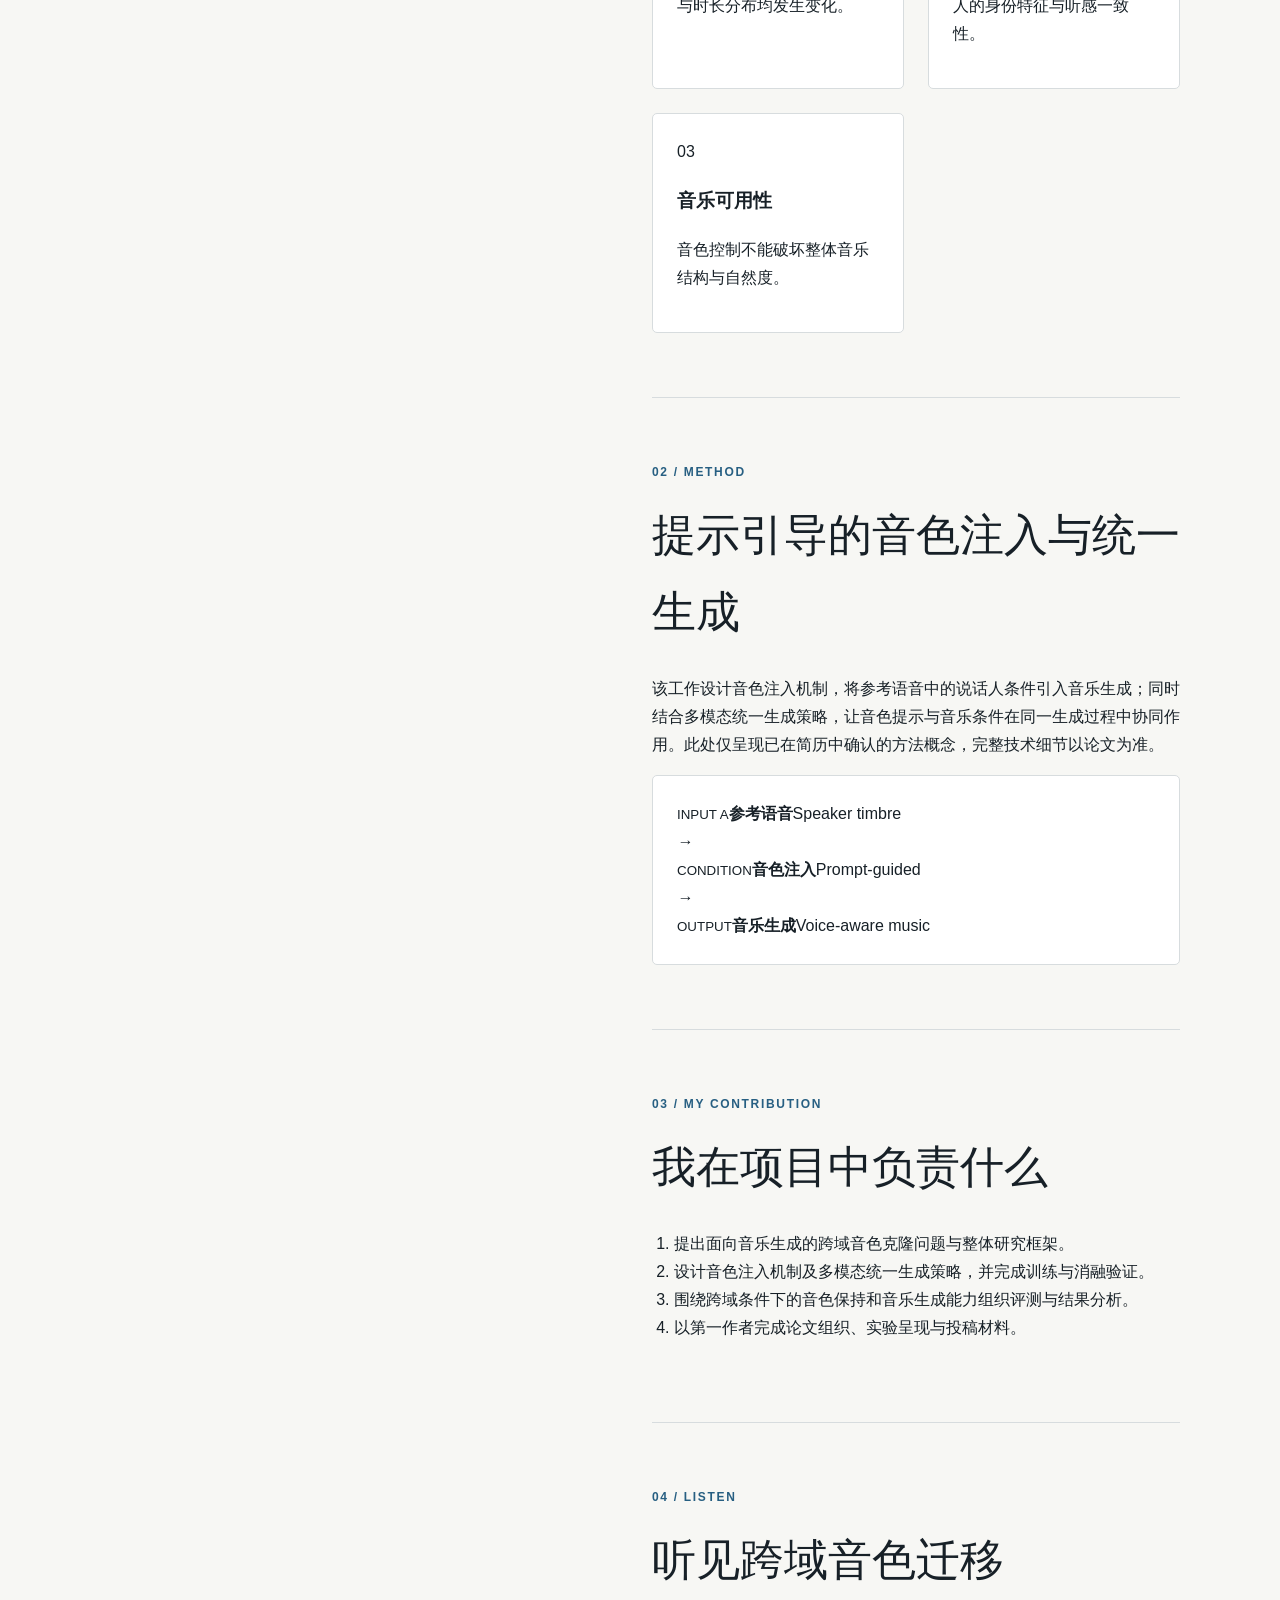
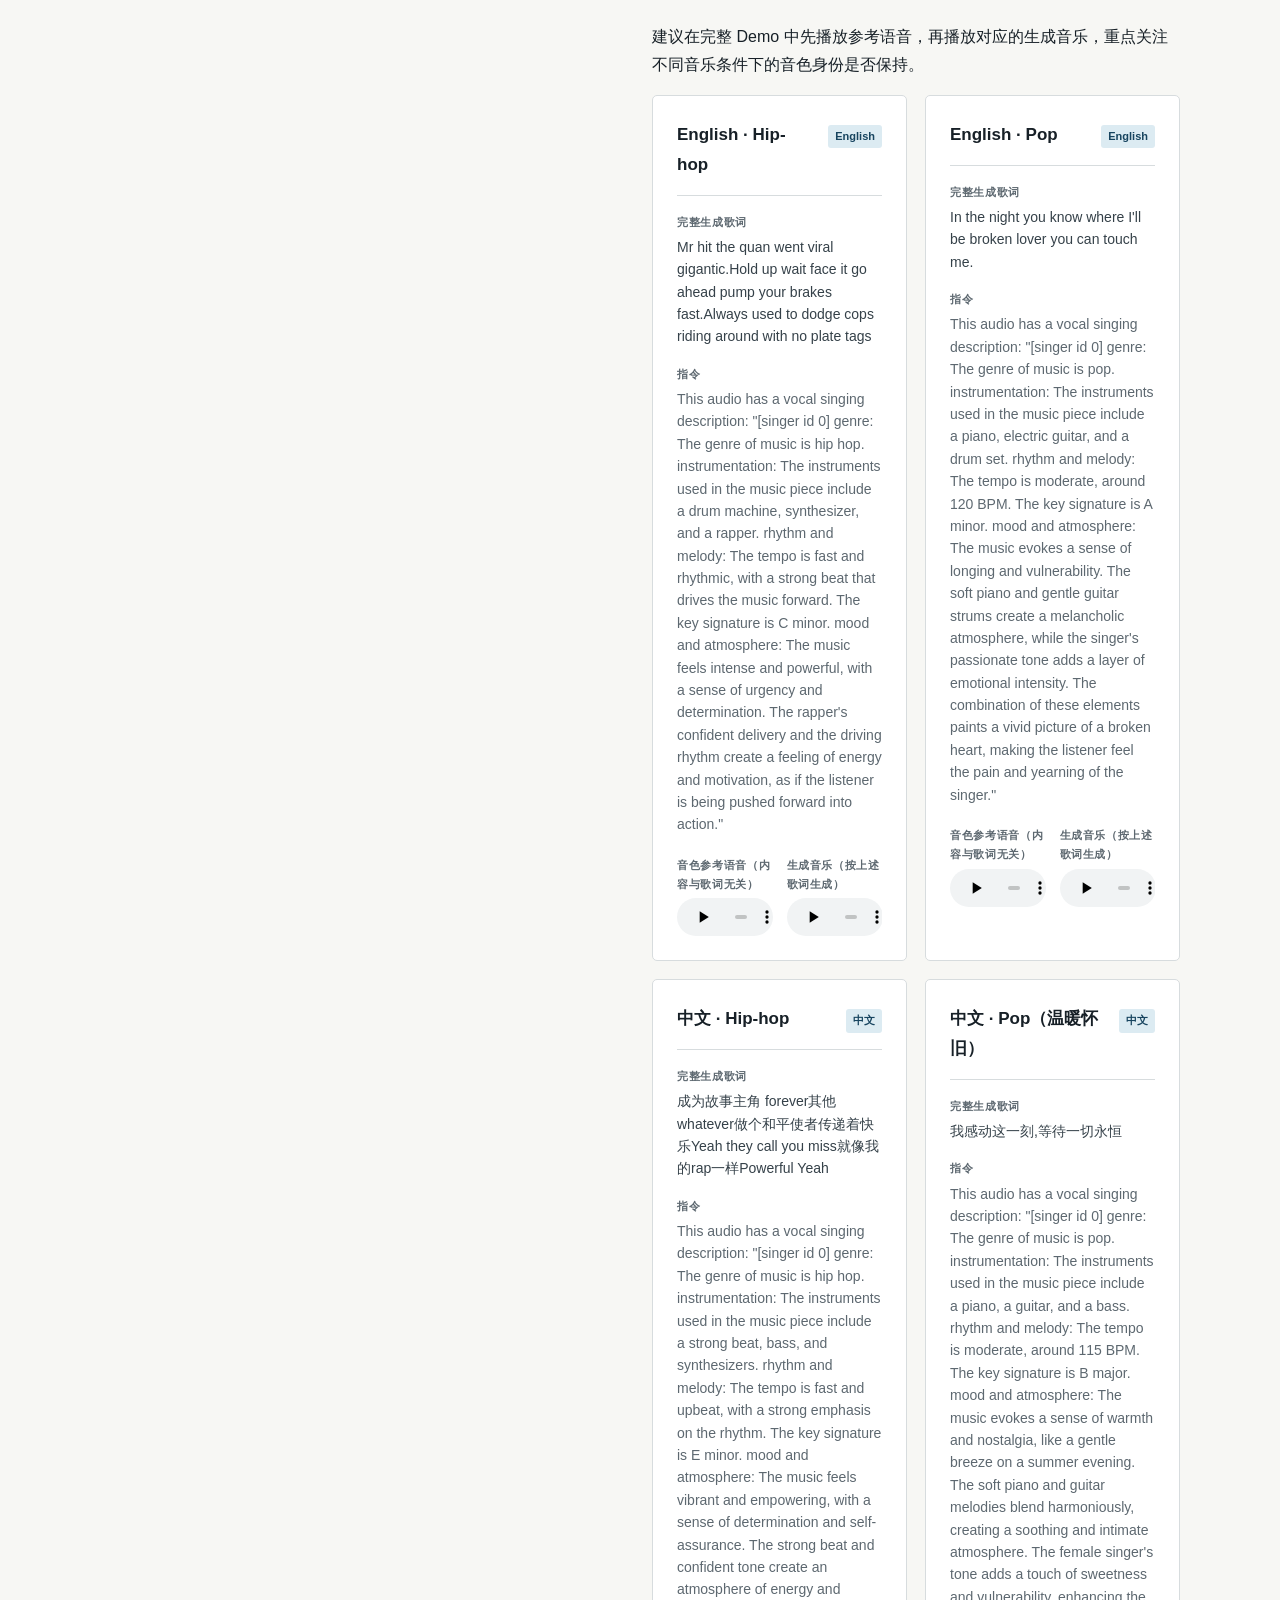
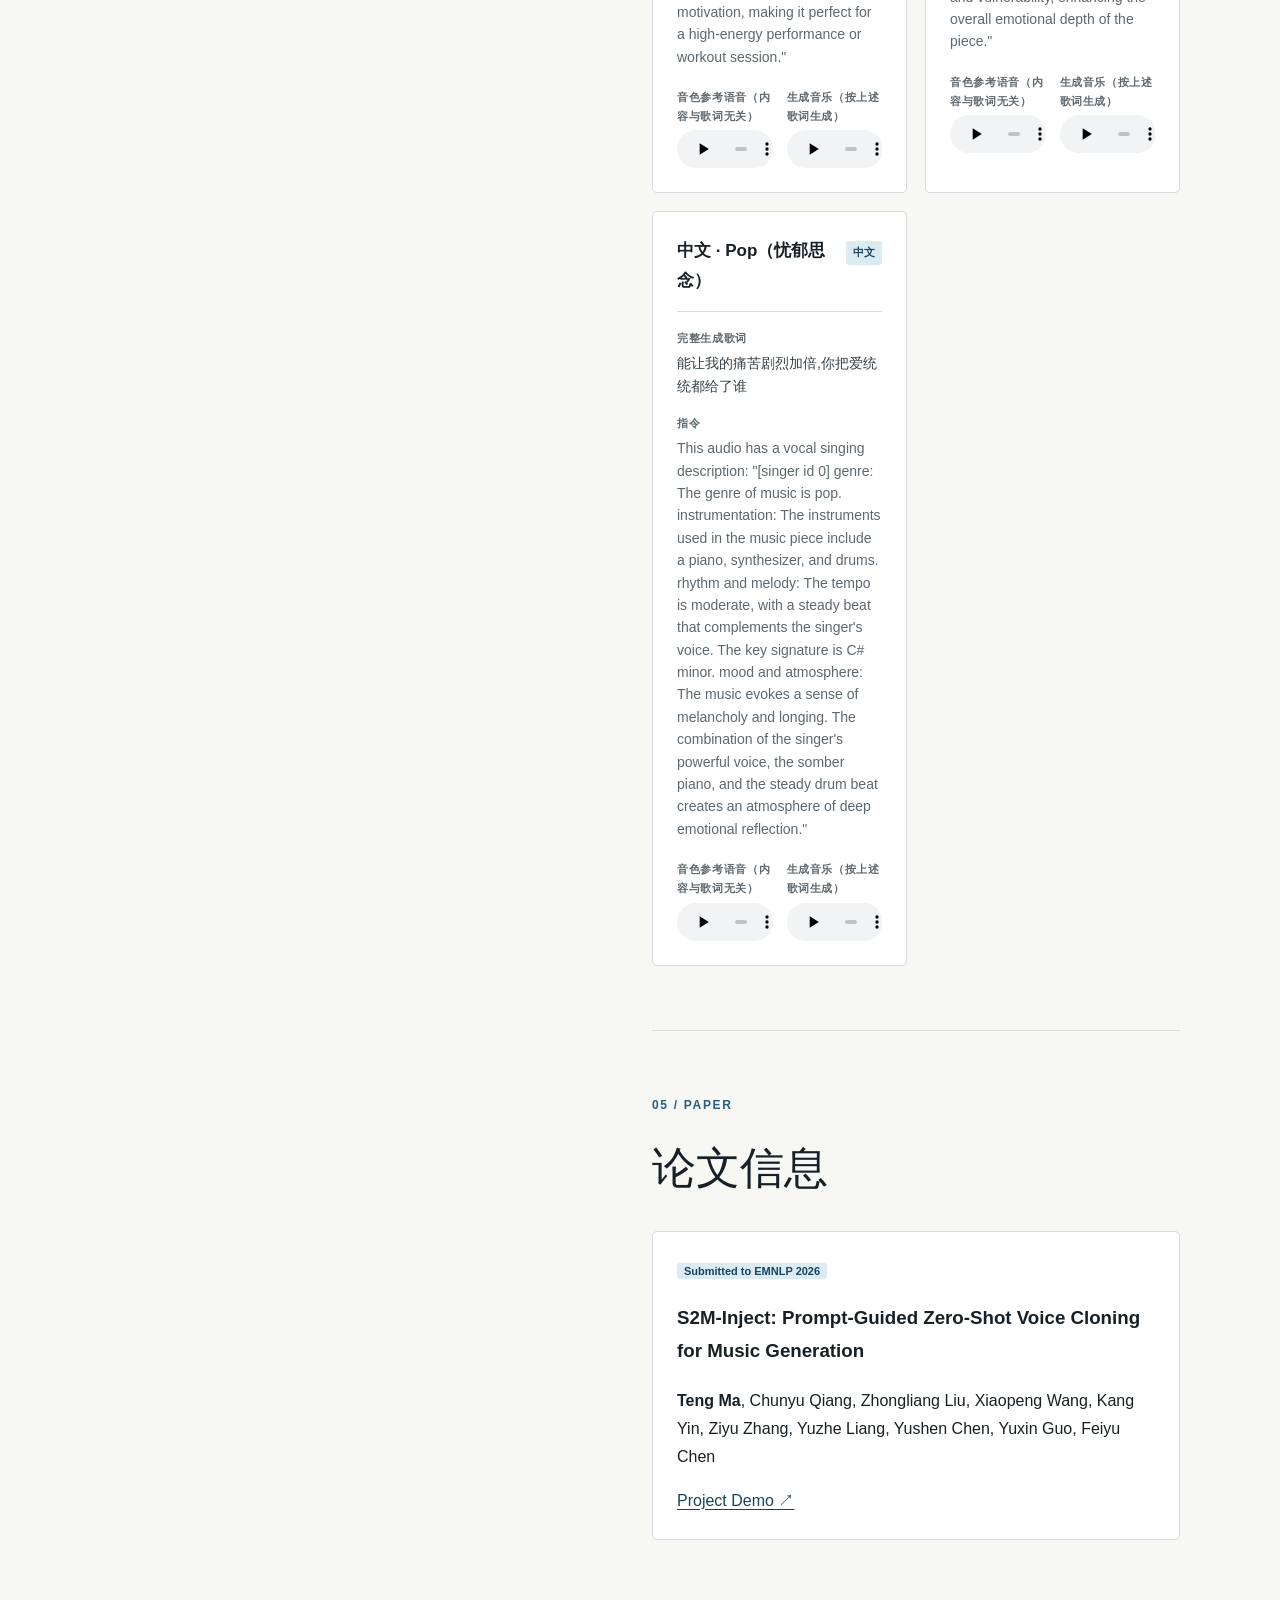
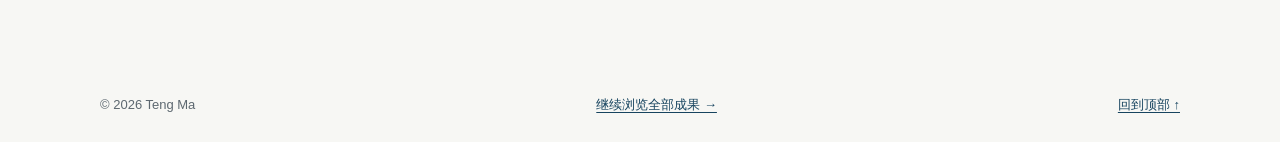
<file: projects/s2m-inject.html>
<!doctype html>
<html lang="zh-CN" class="no-js">
<head>
  <meta charset="utf-8">
  <meta name="viewport" content="width=device-width, initial-scale=1">
  <meta name="description" content="S2M-Inject：面向音乐生成的提示引导零样本音色克隆研究。">
  <meta name="theme-color" content="#080d19">
  <title>S2M-Inject｜马腾的研究作品</title>
  <link rel="icon" href="../assets/img/mark.svg" type="image/svg+xml">
  <link rel="stylesheet" href="../assets/css/styles.css">
  <script>document.documentElement.classList.replace('no-js', 'js');</script>
  <script defer src="../assets/data/projects.js"></script>
  <script defer src="../assets/js/site.js"></script>
</head>
<body data-page="s2m">
  <a class="skip-link" href="#main">跳到主要内容</a>
  <div class="ambient ambient-blue" aria-hidden="true"></div>
  <header class="site-header" data-header>
    <div class="container nav-shell">
      <a class="brand" href="../index.html" aria-label="马腾的作品集首页"><span class="brand-mark" aria-hidden="true"><i></i><i></i><i></i><i></i></span><span>马腾 <small>Teng Ma</small></span></a>
      <button class="nav-toggle" type="button" aria-expanded="false" aria-controls="site-nav"><span class="sr-only">打开导航</span><span></span><span></span></button>
      <nav id="site-nav" class="site-nav" aria-label="主导航">
        <a href="../index.html">首页</a><a class="is-active" href="../index.html#selected-work">精选作品</a><a href="../publications.html">全部成果</a><a href="../index.html#about">关于</a><a class="nav-contact" href="mailto:matttt2229@gmail.com">联系我</a>
      </nav>
    </div>
  </header>

  <main id="main">
    <section class="page-hero container project-hero">
      <div data-reveal>
        <nav class="breadcrumb" aria-label="面包屑"><a href="../index.html">首页</a><span>/</span><span>S2M-Inject</span></nav>
        <p class="eyebrow"><span></span> FIRST-AUTHOR RESEARCH · EMNLP 2026</p>
        <h1>S2M-<span class="text-gradient">Inject</span></h1>
        <p class="lead">Prompt-Guided Zero-Shot Voice Cloning for Music Generation</p>
        <p class="author-line"><strong>Teng Ma</strong>, Chunyu Qiang, Zhongliang Liu, Xiaopeng Wang, Kang Yin, Ziyu Zhang, Yuzhe Liang, Yushen Chen, Yuxin Guo, Feiyu Chen</p>
        <div class="hero-actions">
          <a class="button button-primary" href="https://anonymous.4open.science/w/S2M-Inject-975" target="_blank" rel="noopener noreferrer">打开完整 Demo <span aria-hidden="true">↗</span></a>
          <span class="status-chip">Submitted to EMNLP 2026</span>
        </div>
      </div>
      <div class="project-hero-art project-art s2m-art" data-reveal aria-label="从参考语音注入目标音色并生成音乐的示意图">
        <div class="voice-source"><span>Reference speech</span><div class="wave-bars wave-blue"><i></i><i></i><i></i><i></i><i></i><i></i><i></i></div></div>
        <div class="inject-core"><span>S2M</span><small>INJECT</small></div>
        <div class="music-output"><span>Generated music</span><div class="wave-bars wave-cyan"><i></i><i></i><i></i><i></i><i></i><i></i><i></i></div></div>
        <svg viewBox="0 0 420 180" role="presentation"><path d="M72 90 C135 30 155 150 215 90 S300 35 354 90"/><path d="M72 104 C125 164 175 44 224 104 S302 155 354 104"/></svg>
      </div>
    </section>

    <div class="section container content-grid">
      <nav class="side-index" aria-label="本页目录"><a href="#overview">15 秒摘要</a><a href="#problem">研究问题</a><a href="#method">核心思路</a><a href="#contribution">我的贡献</a><a href="#demo">Demo</a><a href="#paper">论文信息</a></nav>
      <div>
        <section id="overview" class="project-section" data-reveal>
          <p class="section-index">00 / IN 15 SECONDS</p>
          <h2>用一段参考语音，<br>控制音乐中的目标音色。</h2>
          <p>S2M-Inject 面向语音到音乐的跨域音色迁移：模型从参考语音中提取说话人音色，并将其注入歌声及音乐生成过程。研究重点不是复制参考内容，而是在新的音乐条件下保持可辨识的音色身份。</p>
        </section>

        <section id="problem" class="project-section" data-reveal>
          <p class="section-index">01 / PROBLEM</p>
          <h2>跨域条件下，“同一个声音”意味着什么？</h2>
          <p>参考信号来自日常语音，生成目标却包含歌唱、节奏和伴奏。二者在音高、韵律与声学环境上存在显著差异，因此模型需要保留与说话人身份相关的音色信息，同时避免把参考语音的内容和局部韵律机械复制到音乐中。</p>
          <div class="insight-grid">
            <article class="insight-card"><span>01</span><h3>跨域差异</h3><p>从说话到歌唱，内容、音高与时长分布均发生变化。</p></article>
            <article class="insight-card"><span>02</span><h3>音色保持</h3><p>生成结果需要保留目标说话人的身份特征与听感一致性。</p></article>
            <article class="insight-card"><span>03</span><h3>音乐可用性</h3><p>音色控制不能破坏整体音乐结构与自然度。</p></article>
          </div>
        </section>

        <section id="method" class="project-section" data-reveal>
          <p class="section-index">02 / METHOD</p>
          <h2>提示引导的音色注入与统一生成</h2>
          <p>该工作设计音色注入机制，将参考语音中的说话人条件引入音乐生成；同时结合多模态统一生成策略，让音色提示与音乐条件在同一生成过程中协同作用。此处仅呈现已在简历中确认的方法概念，完整技术细节以论文为准。</p>
          <div class="method-flow" aria-label="S2M-Inject 方法流程">
            <div><small>INPUT A</small><strong>参考语音</strong><span>Speaker timbre</span></div><i aria-hidden="true">→</i><div class="method-core"><small>CONDITION</small><strong>音色注入</strong><span>Prompt-guided</span></div><i aria-hidden="true">→</i><div><small>OUTPUT</small><strong>音乐生成</strong><span>Voice-aware music</span></div>
          </div>
        </section>

        <section id="contribution" class="project-section" data-reveal>
          <p class="section-index">03 / MY CONTRIBUTION</p>
          <h2>我在项目中负责什么</h2>
          <ol class="contribution-list">
            <li>提出面向音乐生成的跨域音色克隆问题与整体研究框架。</li>
            <li>设计音色注入机制及多模态统一生成策略，并完成训练与消融验证。</li>
            <li>围绕跨域条件下的音色保持和音乐生成能力组织评测与结果分析。</li>
            <li>以第一作者完成论文组织、实验呈现与投稿材料。</li>
          </ol>
        </section>

        <section id="demo" class="project-section" data-reveal>
          <p class="section-index">04 / LISTEN</p>
          <h2>听见跨域音色迁移</h2>
          <p>建议在完整 Demo 中先播放参考语音，再播放对应的生成音乐，重点关注不同音乐条件下的音色身份是否保持。</p>
          <div class="audio-samples" data-audio-project="s2m"></div>
        </section>

        <section id="paper" class="project-section" data-reveal>
          <p class="section-index">05 / PAPER</p>
          <h2>论文信息</h2>
          <article class="citation-card">
            <span class="status-chip">Submitted to EMNLP 2026</span>
            <h3>S2M-Inject: Prompt-Guided Zero-Shot Voice Cloning for Music Generation</h3>
            <p><strong>Teng Ma</strong>, Chunyu Qiang, Zhongliang Liu, Xiaopeng Wang, Kang Yin, Ziyu Zhang, Yuzhe Liang, Yushen Chen, Yuxin Guo, Feiyu Chen</p>
            <a class="text-link" href="https://anonymous.4open.science/w/S2M-Inject-975" target="_blank" rel="noopener noreferrer">Project Demo ↗</a>
          </article>
        </section>
      </div>
    </div>
  </main>
  <footer class="site-footer"><div class="container"><span>© 2026 Teng Ma</span><a href="../publications.html">继续浏览全部成果 →</a><a href="#main">回到顶部 ↑</a></div></footer>
</body>
</html>
</file>
<file: assets/css/styles.css>
:root {
  --paper: #f7f7f4;
  --surface: #ffffff;
  --surface-soft: #eef3f5;
  --ink: #172027;
  --muted: #5d6870;
  --line: #d7dcde;
  --line-dark: #b8c0c4;
  --accent: #275f82;
  --accent-dark: #17445f;
  --accent-soft: #dcebf2;
  --mark: #fff0a8;
  --max-width: 1080px;
  --text-width: 760px;
  color-scheme: light;
}

*,
*::before,
*::after {
  box-sizing: border-box;
}

html {
  scroll-behavior: smooth;
}

body {
  margin: 0;
  background: var(--paper);
  color: var(--ink);
  font-family: Inter, ui-sans-serif, -apple-system, BlinkMacSystemFont, "Segoe UI", "PingFang SC", "Hiragino Sans GB", "Microsoft YaHei", sans-serif;
  font-size: 16px;
  line-height: 1.75;
  text-rendering: optimizeLegibility;
}

img {
  display: block;
  max-width: 100%;
}

a {
  color: var(--accent-dark);
  text-underline-offset: 0.2em;
}

button,
audio {
  font: inherit;
}

button,
a {
  -webkit-tap-highlight-color: transparent;
}

:focus-visible {
  outline: 3px solid #6ea4c4;
  outline-offset: 3px;
}

[hidden] {
  display: none !important;
}

.container {
  width: min(calc(100% - 40px), var(--max-width));
  margin-inline: auto;
}

.sr-only {
  position: absolute;
  width: 1px;
  height: 1px;
  padding: 0;
  margin: -1px;
  overflow: hidden;
  clip: rect(0, 0, 0, 0);
  white-space: nowrap;
  border: 0;
}

.skip-link {
  position: fixed;
  z-index: 100;
  top: 10px;
  left: 10px;
  padding: 8px 12px;
  background: var(--ink);
  color: white;
  transform: translateY(-160%);
}

.skip-link:focus {
  transform: translateY(0);
}

.site-header {
  position: sticky;
  z-index: 20;
  top: 0;
  background: color-mix(in srgb, var(--paper) 94%, transparent);
  border-bottom: 1px solid var(--line);
  backdrop-filter: blur(12px);
}

.nav-shell {
  min-height: 68px;
  display: flex;
  align-items: center;
  justify-content: space-between;
  gap: 32px;
}

.brand {
  display: inline-flex;
  align-items: baseline;
  gap: 9px;
  color: var(--ink);
  text-decoration: none;
}

.brand strong {
  font-size: 18px;
  letter-spacing: 0.05em;
}

.brand span {
  color: var(--muted);
  font-family: Georgia, "Times New Roman", serif;
  font-size: 14px;
}

.site-nav {
  display: flex;
  align-items: center;
  gap: 24px;
}

.site-nav a {
  color: #3e4a52;
  font-size: 14px;
  text-decoration: none;
}

.site-nav a:hover,
.site-nav a.is-active {
  color: var(--accent-dark);
  text-decoration: underline;
}

.nav-toggle {
  display: none;
  width: 42px;
  height: 42px;
  padding: 10px;
  background: transparent;
  border: 1px solid var(--line);
  border-radius: 4px;
}

.nav-toggle > span:not(.sr-only) {
  display: block;
  height: 1px;
  margin: 6px 0;
  background: var(--ink);
}

.section-label,
.section-index,
.eyebrow {
  margin: 0 0 14px;
  color: var(--accent);
  font-size: 12px;
  font-weight: 700;
  letter-spacing: 0.14em;
  text-transform: uppercase;
}

.intro {
  padding-top: clamp(72px, 10vw, 124px);
  padding-bottom: clamp(80px, 11vw, 140px);
}

.intro h1 {
  max-width: 820px;
  margin: 0 0 28px;
  font-family: Georgia, "Songti SC", "SimSun", serif;
  font-size: clamp(48px, 6vw, 72px);
  font-weight: 500;
  letter-spacing: -0.04em;
  line-height: 1.08;
}

.intro-grid {
  display: grid;
  grid-template-columns: minmax(0, 1.08fr) minmax(240px, 0.88fr) minmax(230px, 0.7fr);
  gap: clamp(28px, 4.5vw, 64px);
  align-items: center;
}

.intro-grid p {
  margin: 0;
}

.intro-lead {
  max-width: 700px;
  font-family: Georgia, "Songti SC", "SimSun", serif;
  font-size: clamp(24px, 3.2vw, 34px);
  line-height: 1.55;
}

.intro-note {
  color: var(--muted);
}

.intro-note .eyebrow {
  margin-bottom: 14px;
}

.plain-links {
  display: flex;
  flex-wrap: wrap;
  gap: 10px 18px;
  margin-top: 28px;
}

.plain-links a,
.contact-text,
.quiet-link {
  color: var(--accent-dark);
  font-size: 14px;
  font-weight: 650;
}

.intro-photo {
  position: relative;
  min-height: 390px;
  margin: 0;
  overflow: hidden;
  background: var(--surface-soft);
}

.intro-photo img {
  display: block;
  width: 100%;
  height: 100%;
  min-height: 390px;
  object-fit: cover;
  object-position: 50% 34%;
}

.research-section {
  padding: clamp(72px, 9vw, 112px) 0;
  background: var(--surface);
  border-top: 1px solid var(--line);
}

.research-section-alt {
  background: var(--surface-soft);
}

.research-header {
  display: flex;
  justify-content: space-between;
  gap: 32px;
  align-items: flex-start;
  margin-bottom: 60px;
}

.research-header h2,
.simple-section h2,
.project-hero h1,
.page-hero h1 {
  margin: 0;
  font-family: Georgia, "Songti SC", "SimSun", serif;
  font-size: clamp(42px, 5.5vw, 64px);
  font-weight: 500;
  letter-spacing: -0.025em;
  line-height: 1.1;
}

.paper-title {
  max-width: 760px;
  margin: 14px 0 0;
  color: var(--muted);
  font-family: Georgia, "Times New Roman", serif;
  font-size: clamp(19px, 2.3vw, 25px);
  line-height: 1.4;
}

.problem-grid {
  display: grid;
  grid-template-columns: repeat(2, minmax(0, 1fr));
  gap: clamp(30px, 6vw, 72px);
  margin-bottom: 56px;
}

.problem-grid h3,
.method-list h3,
.results-heading h3,
.demo-heading h3 {
  margin: 0 0 12px;
  font-size: 20px;
  line-height: 1.35;
}

.problem-grid p,
.method-list p,
.results-heading p,
.demo-heading p {
  margin: 0;
  color: var(--muted);
}

.paper-figure-wrap {
  margin: 48px 0;
}

.paper-figure {
  position: relative;
  width: 100%;
  padding: 18px;
  overflow: hidden;
  background: white;
  border: 1px solid var(--line);
  border-radius: 5px;
  cursor: zoom-in;
}

.paper-figure img {
  width: 100%;
  height: auto;
}

.paper-figure > span {
  position: absolute;
  right: 26px;
  bottom: 24px;
  padding: 5px 9px;
  color: #fff;
  background: rgba(23, 32, 39, 0.78);
  border-radius: 3px;
  font-size: 12px;
}

.paper-figure:hover {
  border-color: var(--line-dark);
}

.paper-figure-wrap figcaption {
  margin-top: 10px;
  color: var(--muted);
  font-size: 13px;
}

.method-list {
  display: grid;
  grid-template-columns: repeat(3, minmax(0, 1fr));
  gap: 0;
  margin: 56px 0 88px;
  border-top: 1px solid var(--line-dark);
  border-bottom: 1px solid var(--line-dark);
}

.method-list article {
  padding: 30px 28px 34px;
  border-right: 1px solid var(--line);
}

.method-list article:first-child {
  padding-left: 0;
}

.method-list article:last-child {
  padding-right: 0;
  border-right: 0;
}

.method-list article > span {
  display: block;
  margin-bottom: 30px;
  color: var(--accent);
  font-family: Georgia, "Times New Roman", serif;
  font-size: 14px;
}

.results-heading,
.demo-heading {
  display: grid;
  grid-template-columns: minmax(220px, 0.65fr) minmax(0, 1.35fr);
  gap: 48px;
  align-items: start;
  margin: 76px 0 30px;
}

.metric-strip {
  display: grid;
  grid-template-columns: repeat(4, minmax(0, 1fr));
  margin: 28px 0 42px;
  background: var(--surface);
  border-top: 1px solid var(--line-dark);
  border-bottom: 1px solid var(--line-dark);
}

.metric-strip-s2m {
  grid-template-columns: repeat(3, minmax(0, 1fr));
}

.metric-strip > div {
  display: flex;
  flex-direction: column;
  min-width: 0;
  padding: 26px 20px;
  border-right: 1px solid var(--line);
}

.metric-strip > div:first-child {
  padding-left: 0;
}

.metric-strip > div:last-child {
  border-right: 0;
}

.metric-strip strong {
  font-family: Georgia, "Times New Roman", serif;
  font-size: clamp(27px, 3vw, 38px);
  font-weight: 500;
  line-height: 1.2;
}

.metric-strip span {
  margin-top: 8px;
  color: var(--accent-dark);
  font-size: 12px;
  font-weight: 700;
  letter-spacing: 0.06em;
}

.metric-strip small {
  margin-top: 4px;
  color: var(--muted);
  font-size: 12px;
}

.figure-grid {
  display: grid;
  grid-template-columns: minmax(0, 1.45fr) minmax(260px, 0.75fr);
  gap: 22px;
  align-items: start;
}

.figure-grid .paper-figure-wrap {
  margin-top: 0;
}

.compact-figure .paper-figure {
  padding: 12px;
}

.audio-samples {
  display: grid;
  grid-template-columns: repeat(2, minmax(0, 1fr));
  gap: 18px;
}

.amend-samples {
  grid-template-columns: 1fr;
}

.sample-card {
  min-width: 0;
  padding: 24px;
  background: var(--surface);
  border: 1px solid var(--line);
  border-radius: 5px;
}

.research-section:not(.research-section-alt) .sample-card {
  background: var(--paper);
}

.sample-card-head {
  display: flex;
  align-items: baseline;
  justify-content: space-between;
  gap: 16px;
  padding-bottom: 15px;
  border-bottom: 1px solid var(--line);
}

.sample-card h4 {
  margin: 0;
  font-size: 17px;
}

.status-chip {
  flex: 0 0 auto;
  padding: 2px 7px;
  color: var(--accent-dark);
  background: var(--accent-soft);
  border-radius: 3px;
  font-size: 11px;
  font-weight: 700;
}

.sample-copy {
  margin-top: 17px;
}

.sample-copy strong,
.text-comparison strong,
.sample-track strong {
  display: block;
  margin-bottom: 4px;
  color: var(--muted);
  font-size: 11px;
  font-weight: 700;
  letter-spacing: 0.06em;
  text-transform: uppercase;
}

.sample-copy p,
.text-comparison p {
  margin: 0;
  color: #354149;
  font-size: 14px;
  line-height: 1.6;
}

.instruction-copy p {
  color: var(--muted);
}

.text-comparison {
  display: grid;
  grid-template-columns: repeat(2, minmax(0, 1fr));
  gap: 16px;
  margin: 18px 0;
}

.text-comparison > div {
  padding: 14px 16px;
  background: var(--paper);
  border-left: 2px solid var(--line-dark);
}

mark {
  padding: 1px 2px;
  background: var(--mark);
  color: inherit;
}

.sample-tracks {
  display: grid;
  grid-template-columns: repeat(2, minmax(0, 1fr));
  gap: 14px;
  margin-top: 20px;
}

.sample-track {
  min-width: 0;
}

.sample-track audio {
  display: block;
  width: 100%;
  height: 38px;
}

.secondary-button,
.button {
  display: inline-flex;
  align-items: center;
  justify-content: center;
  min-height: 42px;
  padding: 8px 15px;
  color: var(--ink);
  background: transparent;
  border: 1px solid var(--line-dark);
  border-radius: 4px;
  font-size: 14px;
  font-weight: 650;
  text-decoration: none;
  cursor: pointer;
}

.secondary-button:hover,
.button:hover {
  background: var(--surface-soft);
  border-color: #82919a;
}

.button-primary,
.button-violet {
  color: white;
  background: var(--accent-dark);
  border-color: var(--accent-dark);
}

.simple-section {
  display: grid;
  grid-template-columns: minmax(280px, 0.8fr) minmax(0, 1.2fr);
  gap: 80px;
  padding-top: clamp(72px, 9vw, 108px);
  padding-bottom: clamp(72px, 9vw, 108px);
  border-bottom: 1px solid var(--line);
}

.simple-section h2 {
  font-size: clamp(34px, 4vw, 48px);
}

.publication-summary p {
  max-width: 620px;
  margin: 0 0 26px;
  color: var(--muted);
  font-size: 18px;
}

.contact-link {
  font-family: Georgia, "Times New Roman", serif;
  font-size: clamp(22px, 3vw, 32px);
}

.site-footer {
  padding: 26px 0;
  color: var(--muted);
  font-size: 13px;
}

.site-footer .container {
  display: flex;
  justify-content: space-between;
  gap: 20px;
}

.figure-dialog {
  width: min(95vw, 1400px);
  max-width: none;
  max-height: 94vh;
  padding: 52px 18px 18px;
  overflow: auto;
  background: white;
  border: 1px solid var(--line-dark);
  border-radius: 5px;
}

.figure-dialog::backdrop {
  background: rgba(14, 21, 26, 0.82);
}

.figure-dialog img {
  width: 100%;
  height: auto;
}

.dialog-close {
  position: absolute;
  top: 10px;
  right: 12px;
  padding: 5px 10px;
  background: white;
  border: 1px solid var(--line-dark);
  border-radius: 3px;
  cursor: pointer;
}

/* Existing secondary pages retain a plain, readable layout. */
.ambient,
.project-hero-art,
.project-art,
.brand-mark {
  display: none;
}

.page-hero,
.project-hero {
  padding-top: 80px;
  padding-bottom: 70px;
}

.breadcrumb {
  margin-bottom: 26px;
  color: var(--muted);
  font-size: 13px;
}

.breadcrumb a {
  margin-right: 8px;
}

.lead,
.author-line,
.authors {
  max-width: var(--text-width);
  color: var(--muted);
}

.hero-actions,
.paper-link,
.jump-nav {
  display: flex;
  flex-wrap: wrap;
  gap: 12px;
  margin-top: 24px;
}

.project-section,
.section {
  padding-top: 64px;
  padding-bottom: 64px;
  border-top: 1px solid var(--line);
}

.project-section h2,
.section h2,
.publication-group h2 {
  margin: 0 0 24px;
  font-family: Georgia, "Songti SC", "SimSun", serif;
  font-size: clamp(30px, 4vw, 44px);
  font-weight: 500;
}

.content-grid,
.insight-grid {
  display: grid;
  grid-template-columns: repeat(2, minmax(0, 1fr));
  gap: 24px;
}

.insight-card,
.citation-card,
.comparison-template,
.dual-mode-diagram,
.method-flow {
  padding: 24px;
  background: var(--surface);
  border: 1px solid var(--line);
  border-radius: 5px;
}

.contribution-list,
.patent-list,
.honor-list {
  padding-left: 22px;
}

.publication-group {
  padding: 52px 0;
  border-top: 1px solid var(--line);
}

.publication-group-head {
  margin-bottom: 24px;
}

.publication-list {
  display: grid;
  gap: 0;
}

.publication-item {
  display: grid;
  grid-template-columns: 130px 1fr;
  gap: 24px;
  padding: 22px 0;
  border-top: 1px solid var(--line);
}

.publication-item h3 {
  margin: 0 0 6px;
  font-size: 18px;
}

.publication-item p {
  margin: 4px 0;
  color: var(--muted);
}

.venue,
.status-violet {
  color: var(--accent-dark);
  font-size: 12px;
  font-weight: 700;
}

.publication-footer {
  padding: 30px 0 70px;
}

@media (max-width: 820px) {
  .nav-toggle {
    display: block;
  }

  .site-nav {
    position: absolute;
    top: 68px;
    right: 20px;
    left: 20px;
    display: none;
    flex-direction: column;
    align-items: stretch;
    gap: 0;
    padding: 8px;
    background: var(--surface);
    border: 1px solid var(--line);
    box-shadow: 0 16px 38px rgba(20, 32, 40, 0.12);
  }

  .site-nav.is-open {
    display: flex;
  }

  .site-nav a {
    padding: 11px 12px;
  }

  .intro-grid,
  .problem-grid,
  .simple-section,
  .content-grid,
  .insight-grid {
    grid-template-columns: 1fr;
  }

  .intro-grid,
  .simple-section {
    gap: 36px;
  }

  .intro-photo {
    min-height: 320px;
    aspect-ratio: 16 / 10;
  }

  .intro-photo img {
    min-height: 320px;
    object-position: 50% 34%;
  }

  .research-header {
    align-items: flex-start;
    flex-direction: column;
  }

  .method-list {
    grid-template-columns: 1fr;
  }

  .method-list article,
  .method-list article:first-child,
  .method-list article:last-child {
    padding: 24px 0;
    border-right: 0;
    border-bottom: 1px solid var(--line);
  }

  .method-list article:last-child {
    border-bottom: 0;
  }

  .method-list article > span {
    margin-bottom: 10px;
  }

  .results-heading,
  .demo-heading,
  .figure-grid {
    grid-template-columns: 1fr;
    gap: 18px;
  }

  .metric-strip,
  .metric-strip-s2m {
    grid-template-columns: repeat(2, minmax(0, 1fr));
  }

  .metric-strip > div:nth-child(2) {
    border-right: 0;
  }

  .metric-strip > div:first-child {
    padding-left: 20px;
  }

  .audio-samples {
    grid-template-columns: 1fr;
  }

  .publication-item {
    grid-template-columns: 1fr;
    gap: 8px;
  }
}

@media (max-width: 560px) {
  .container {
    width: min(calc(100% - 28px), var(--max-width));
  }

  .intro h1 {
    margin-bottom: 34px;
  }

  .intro-lead {
    font-size: 24px;
  }

  .intro-photo,
  .intro-photo img {
    min-height: 250px;
  }

  .research-header {
    margin-bottom: 40px;
  }

  .paper-figure {
    padding: 7px;
  }

  .paper-figure > span {
    right: 12px;
    bottom: 12px;
  }

  .metric-strip,
  .metric-strip-s2m {
    grid-template-columns: 1fr;
  }

  .metric-strip > div,
  .metric-strip > div:first-child {
    padding: 18px 0;
    border-right: 0;
    border-bottom: 1px solid var(--line);
  }

  .metric-strip > div:last-child {
    border-bottom: 0;
  }

  .sample-card {
    padding: 18px;
  }

  .sample-card-head,
  .sample-tracks,
  .text-comparison {
    grid-template-columns: 1fr;
  }

  .sample-card-head {
    display: grid;
  }

  .status-chip {
    width: fit-content;
  }

  .site-footer .container {
    flex-direction: column;
  }
}

@media (prefers-reduced-motion: reduce) {
  html {
    scroll-behavior: auto;
  }

  *,
  *::before,
  *::after {
    animation-duration: 0.01ms !important;
    animation-iteration-count: 1 !important;
    transition-duration: 0.01ms !important;
  }
}
</file>
